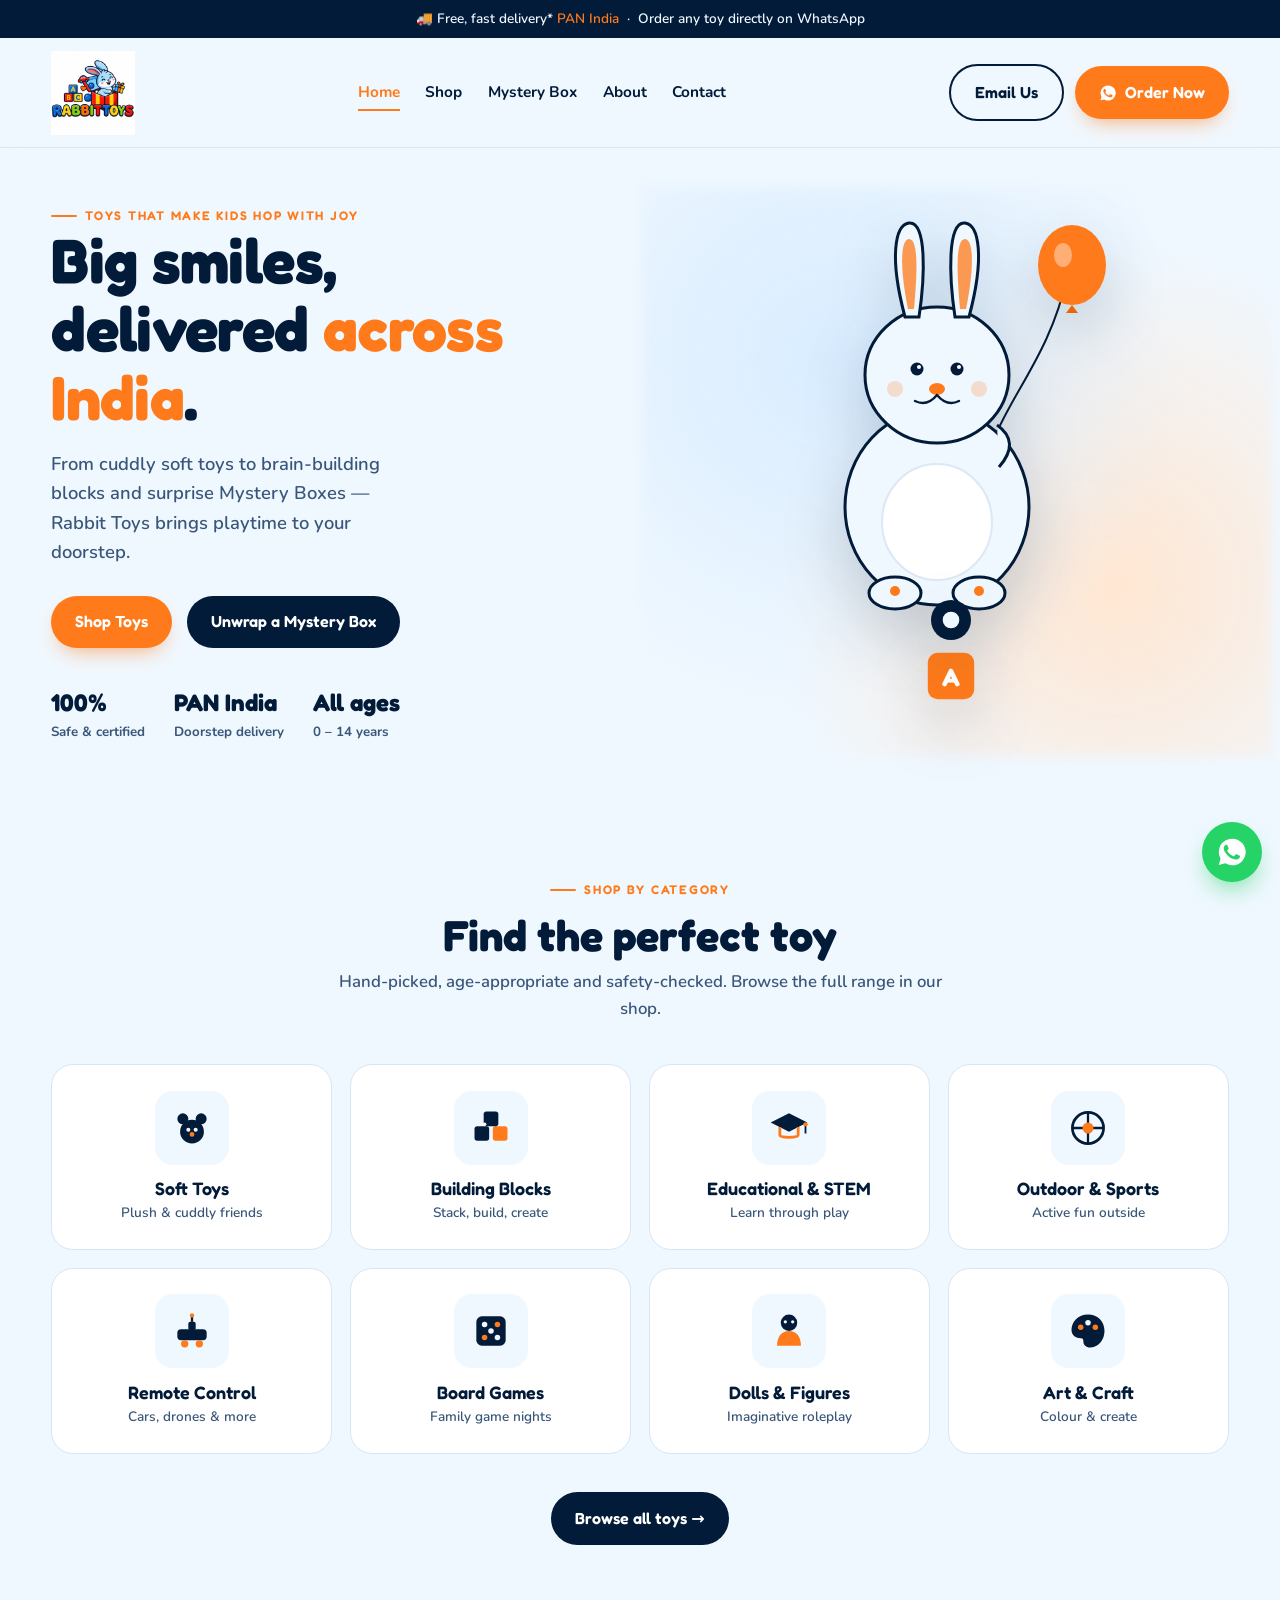
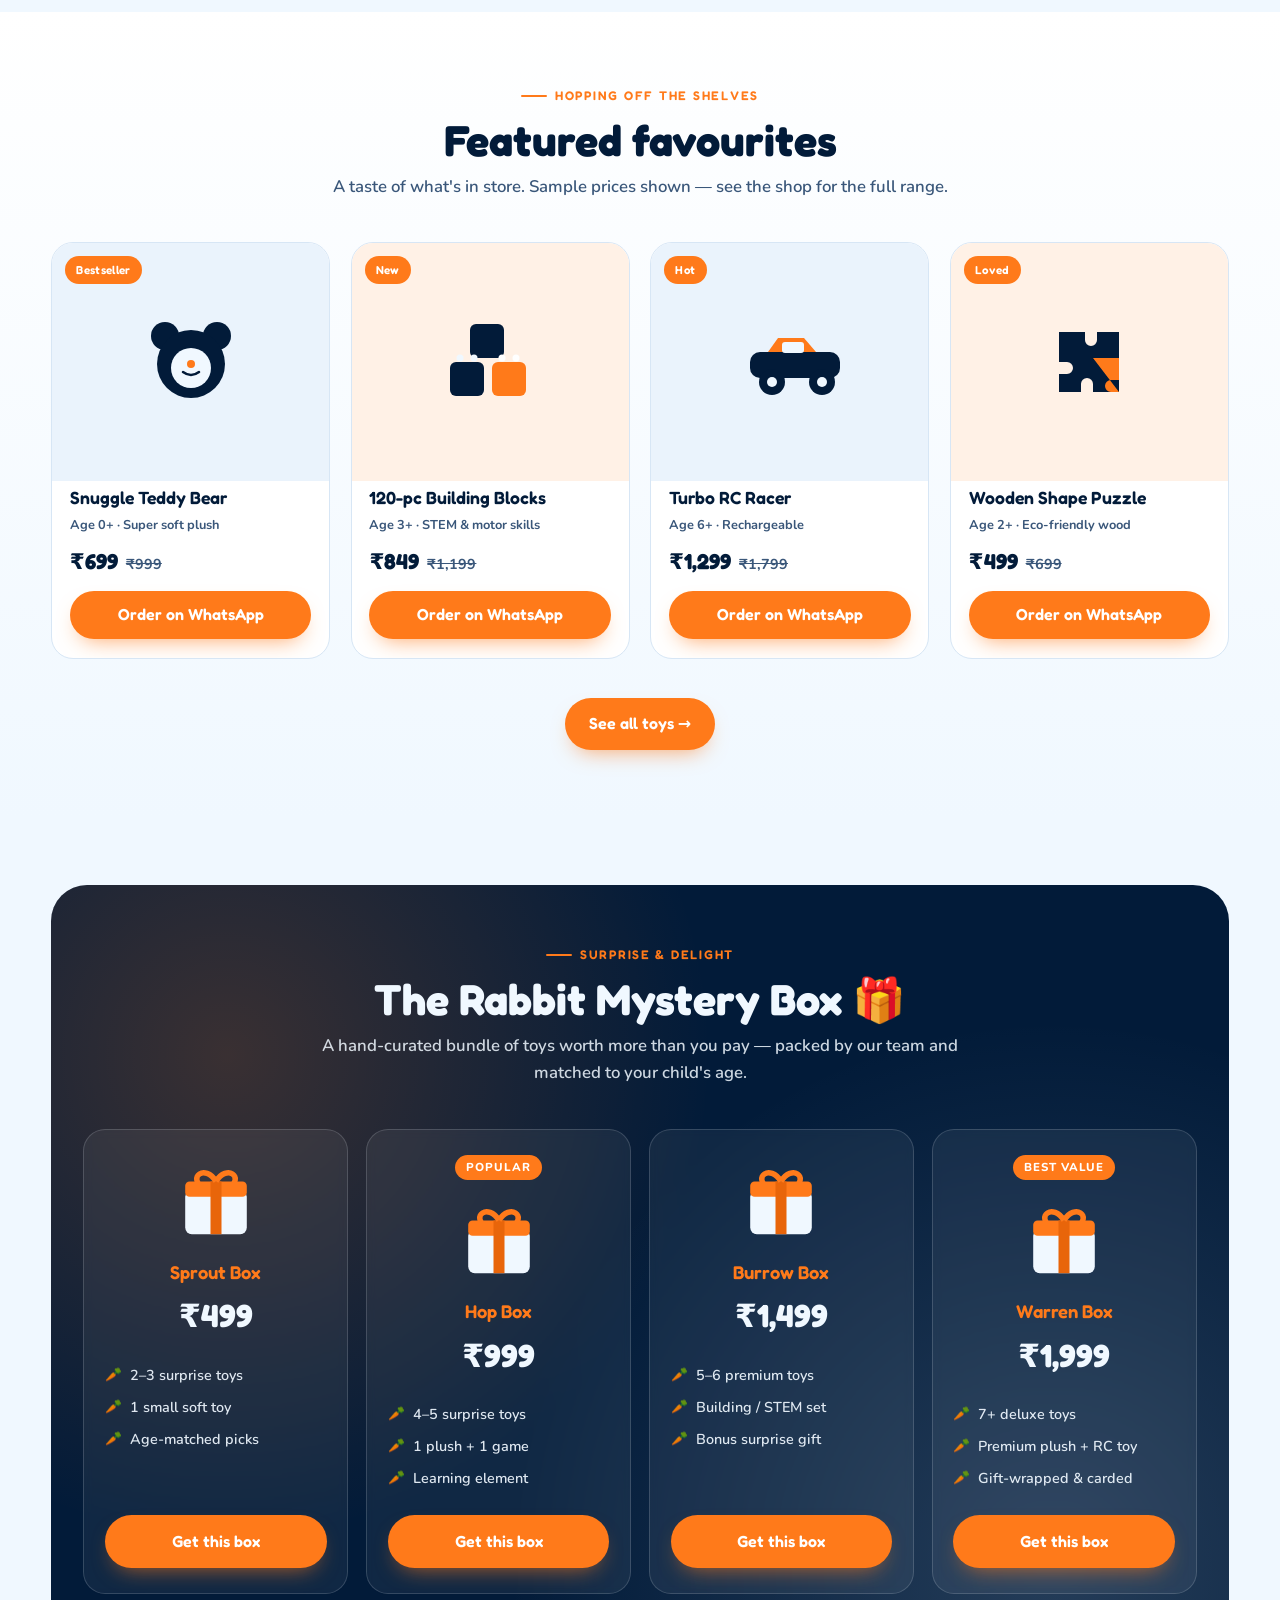
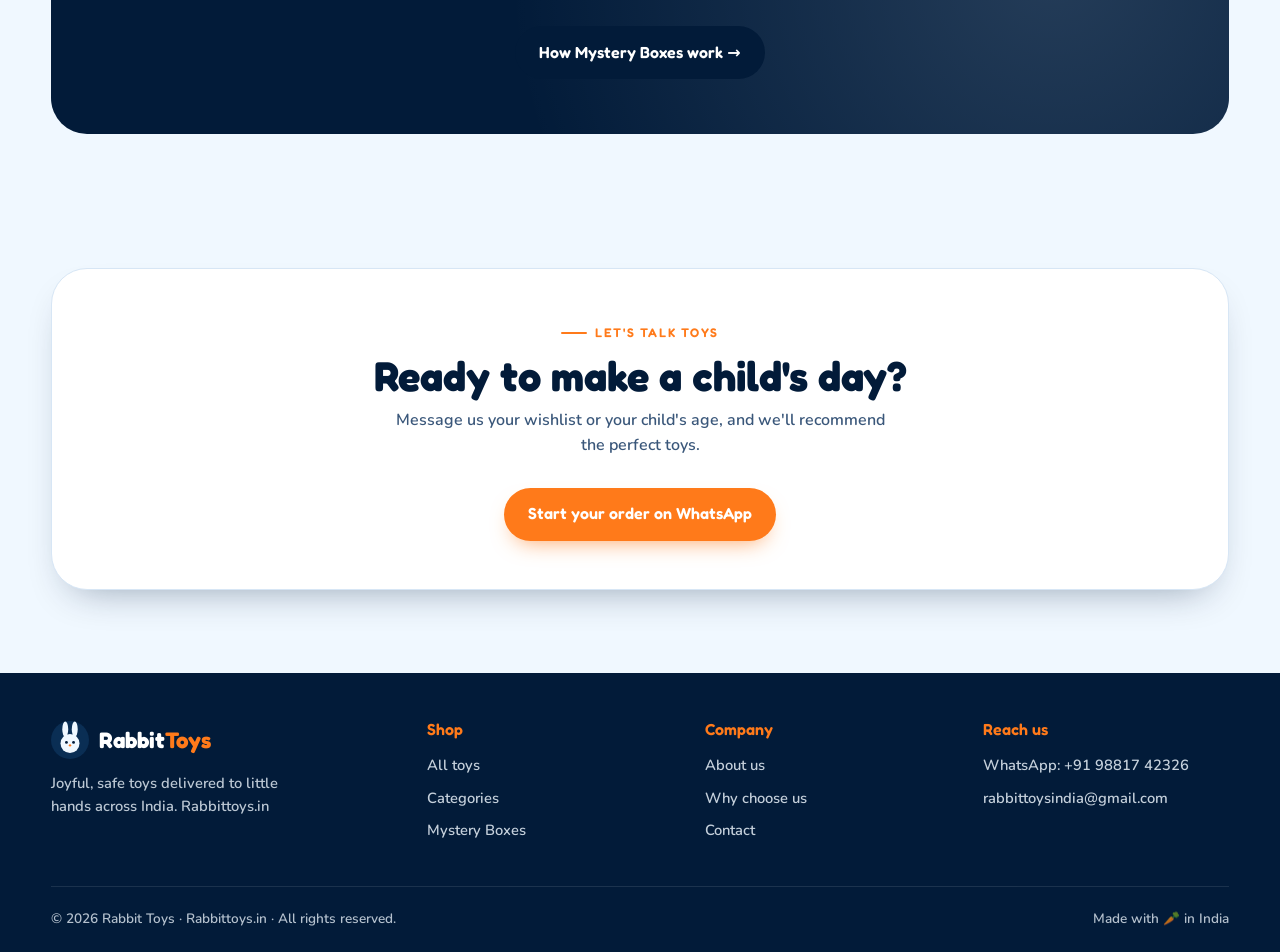
<file: index.html>
<!DOCTYPE html>
<html lang="en">
<head>
<meta charset="UTF-8" /><meta name="viewport" content="width=device-width, initial-scale=1.0" />
<title>Rabbit Toys — Joyful Toys Delivered Across India</title><meta name="description" content="Rabbit Toys (Rabbittoys.in) — soft toys, building blocks, educational toys, outdoor play and surprise Mystery Boxes delivered PAN India. Order on WhatsApp." />
<link rel="preconnect" href="https://fonts.googleapis.com" /><link rel="preconnect" href="https://fonts.gstatic.com" crossorigin />
<link href="https://fonts.googleapis.com/css2?family=Fredoka:wght@400;500;600;700&family=Nunito:wght@400;500;600;700;800&display=swap" rel="stylesheet" />
<link rel="stylesheet" href="styles.css" />
</head>
<body>
<div class="topbar">🚚 Free, fast delivery* <span>PAN India</span> &nbsp;·&nbsp; Order any toy directly on WhatsApp</div>
<header>
  <div class="wrap nav">
   <a class="brand" href="index.html" aria-label="Rabbit Toys home"><img src="logo.png" alt="Rabbit Toys" class="logo-img" /></a>
    <nav class="links" id="links"><a href="index.html" class='active'>Home</a><a href="shop.html">Shop</a><a href="mystery-box.html">Mystery Box</a><a href="about.html">About</a><a href="contact.html">Contact</a></nav>
    <div class="nav-cta">
      <a class="btn btn-ghost" href="mailto:rabbittoysindia@gmail.com">Email Us</a>
      <a class="btn btn-carrot" href="https://wa.me/919881742326?text=Hi%20Rabbit%20Toys!%20I'd%20like%20to%20place%20an%20order." target="_blank" rel="noopener"><svg width="18" height="18" viewBox="0 0 24 24" fill="#fff"><path d="M12 2a10 10 0 0 0-8.6 15l-1.3 4.8 4.9-1.3A10 10 0 1 0 12 2Zm5.7 14.2c-.2.7-1.4 1.3-2 1.4-.5.1-1.2.1-1.9-.1-.4-.1-1-.3-1.7-.6-3-1.3-5-4.4-5.1-4.6-.2-.2-1.2-1.6-1.2-3s.7-2.1 1-2.4c.2-.3.5-.3.7-.3h.5c.2 0 .4 0 .6.5.2.5.8 1.9.8 2 .1.1.1.3 0 .5l-.3.5c-.2.2-.3.4-.5.5-.2.2-.3.3-.1.6.2.3.9 1.4 1.9 2.3 1.3 1.1 2.3 1.5 2.6 1.6.3.1.5.1.7-.1.2-.2.8-.9 1-1.2.2-.3.4-.2.7-.1.3.1 1.8.8 2 1 .3.1.5.2.5.3.1.2.1.7-.1 1.3Z"/></svg> Order Now</a>
    </div>
    <button class="hamburger" id="burger" aria-label="Menu"><span></span><span></span><span></span></button>
  </div>
</header>

<section class="hero" id="top"><div class="wrap hero-grid">
  <div class="reveal">
    <span class="eyebrow">Toys that make kids hop with joy</span>
    <h1>Big smiles,<br>delivered <span class="pop">across India</span>.</h1>
    <p class="lead">From cuddly soft toys to brain-building blocks and surprise Mystery Boxes — Rabbit Toys brings playtime to your doorstep.</p>
    <div class="hero-cta"><a class="btn btn-carrot" href="shop.html">Shop Toys</a><a class="btn btn-navy" href="mystery-box.html">Unwrap a Mystery Box</a></div>
    <div class="trust"><div><b>100%</b><small>Safe &amp; certified</small></div><div><b>PAN India</b><small>Doorstep delivery</small></div><div><b>All ages</b><small>0 – 14 years</small></div></div>
  </div>
  <div class="hero-art reveal"><div class="blob"></div>
    <svg width="380" height="400" viewBox="0 0 380 400" aria-hidden="true">
      <path d="M300 60 C285 130 250 170 230 215" stroke="#021B39" stroke-width="2" fill="none"/>
      <ellipse cx="305" cy="48" rx="34" ry="40" fill="#FF7A1A"/><ellipse cx="296" cy="38" rx="9" ry="12" fill="#fff" opacity=".4"/><path d="M305 88 l-6 8 h12 z" fill="#E8650A"/>
      <ellipse cx="170" cy="290" rx="92" ry="98" fill="#F0F8FF" stroke="#021B39" stroke-width="3"/><ellipse cx="170" cy="305" rx="55" ry="58" fill="#fff" stroke="#dCE8f6" stroke-width="2"/>
      <ellipse cx="128" cy="376" rx="26" ry="16" fill="#F0F8FF" stroke="#021B39" stroke-width="3"/><ellipse cx="212" cy="376" rx="26" ry="16" fill="#F0F8FF" stroke="#021B39" stroke-width="3"/>
      <circle cx="128" cy="374" r="5" fill="#FF7A1A"/><circle cx="212" cy="374" r="5" fill="#FF7A1A"/>
      <path d="M232 250 q22 -25 -2 -42" stroke="#021B39" stroke-width="3" fill="#F0F8FF"/>
      <ellipse cx="170" cy="158" rx="72" ry="68" fill="#F0F8FF" stroke="#021B39" stroke-width="3"/>
      <path d="M138 100 C122 40 128 8 142 6 C160 4 158 60 152 100 Z" fill="#F0F8FF" stroke="#021B39" stroke-width="3"/><path d="M202 100 C218 40 212 8 198 6 C180 4 182 60 188 100 Z" fill="#F0F8FF" stroke="#021B39" stroke-width="3"/>
      <path d="M141 92 C132 48 134 22 142 22 C152 22 150 58 147 92 Z" fill="#FF7A1A" opacity=".75"/><path d="M199 92 C208 48 206 22 198 22 C188 22 190 58 193 92 Z" fill="#FF7A1A" opacity=".75"/>
      <circle cx="150" cy="152" r="6.5" fill="#021B39"/><circle cx="190" cy="152" r="6.5" fill="#021B39"/><circle cx="152" cy="150" r="2" fill="#fff"/><circle cx="192" cy="150" r="2" fill="#fff"/>
      <ellipse cx="170" cy="172" rx="8" ry="6" fill="#FF7A1A"/><path d="M170 178 q-10 12 -22 6 M170 178 q10 12 22 6" stroke="#021B39" stroke-width="2.4" fill="none" stroke-linecap="round"/>
      <circle cx="128" cy="172" r="8" fill="#FF7A1A" opacity=".22"/><circle cx="212" cy="172" r="8" fill="#FF7A1A" opacity=".22"/></svg>
    <svg class="floaty" style="--r:-12deg;left:-6px;top:30px" width="58" height="58" viewBox="0 0 60 60"><rect x="6" y="6" width="48" height="48" rx="10" fill="#FF7A1A"/><text x="30" y="40" font-size="26" text-anchor="middle" fill="#fff" font-family="Fredoka,sans-serif" font-weight="700">A</text></svg>
    <svg class="floaty" style="--r:14deg;right:6px;bottom:80px;animation-delay:1.2s" width="50" height="50" viewBox="0 0 60 60"><circle cx="30" cy="30" r="24" fill="#021B39"/><circle cx="30" cy="30" r="10" fill="#F0F8FF"/></svg>
  </div></div></section>

<section id="categories"><div class="wrap">
  <div class="sec-head reveal"><span class="eyebrow">Shop by category</span><h2>Find the perfect toy</h2><p>Hand-picked, age-appropriate and safety-checked. Browse the full range in our shop.</p></div>
  <div class="cats"><a class="cat reveal" href="https://wa.me/919881742326?text=Hi!%20I'm%20interested%20in%20Soft%20Toys." target="_blank" rel="noopener">
      <div class="ic"><svg width="44" height="44" viewBox="0 0 48 48"><circle cx="24" cy="28" r="13" fill="#021B39"/><circle cx="14" cy="14" r="6" fill="#021B39"/><circle cx="34" cy="14" r="6" fill="#021B39"/><circle cx="20" cy="26" r="2.2" fill="#F0F8FF"/><circle cx="28" cy="26" r="2.2" fill="#F0F8FF"/><circle cx="24" cy="31" r="2.6" fill="#FF7A1A"/></svg></div>
      <h3>Soft Toys</h3><p>Plush &amp; cuddly friends</p></a><a class="cat reveal" href="https://wa.me/919881742326?text=Hi!%20I'm%20interested%20in%20Building%20Blocks." target="_blank" rel="noopener">
      <div class="ic"><svg width="44" height="44" viewBox="0 0 48 48"><rect x="6" y="22" width="16" height="16" rx="3" fill="#021B39"/><rect x="26" y="22" width="16" height="16" rx="3" fill="#FF7A1A"/><rect x="16" y="6" width="16" height="16" rx="3" fill="#021B39"/><circle cx="11" cy="20" r="2" fill="#F0F8FF"/><circle cx="17" cy="20" r="2" fill="#F0F8FF"/></svg></div>
      <h3>Building Blocks</h3><p>Stack, build, create</p></a><a class="cat reveal" href="https://wa.me/919881742326?text=Hi!%20I'm%20interested%20in%20Educational%20and%20STEM." target="_blank" rel="noopener">
      <div class="ic"><svg width="44" height="44" viewBox="0 0 48 48"><path d="M24 8 4 18l20 10 20-10z" fill="#021B39"/><path d="M14 23v9c0 3 20 3 20 0v-9" fill="none" stroke="#FF7A1A" stroke-width="3"/><circle cx="42" cy="20" r="2.4" fill="#FF7A1A"/><path d="M42 22v8" stroke="#021B39" stroke-width="2"/></svg></div>
      <h3>Educational &amp; STEM</h3><p>Learn through play</p></a><a class="cat reveal" href="https://wa.me/919881742326?text=Hi!%20I'm%20interested%20in%20Outdoor%20and%20Sports." target="_blank" rel="noopener">
      <div class="ic"><svg width="44" height="44" viewBox="0 0 48 48"><circle cx="24" cy="24" r="17" fill="#F0F8FF" stroke="#021B39" stroke-width="3"/><path d="M24 7v34M7 24h34" stroke="#021B39" stroke-width="2.5"/><circle cx="24" cy="24" r="6" fill="#FF7A1A"/></svg></div>
      <h3>Outdoor &amp; Sports</h3><p>Active fun outside</p></a><a class="cat reveal" href="https://wa.me/919881742326?text=Hi!%20I'm%20interested%20in%20Remote%20Control." target="_blank" rel="noopener">
      <div class="ic"><svg width="44" height="44" viewBox="0 0 48 48"><rect x="8" y="22" width="32" height="12" rx="4" fill="#021B39"/><circle cx="16" cy="38" r="4" fill="#FF7A1A"/><circle cx="32" cy="38" r="4" fill="#FF7A1A"/><rect x="20" y="14" width="8" height="9" rx="2" fill="#021B39"/><path d="M24 14V8" stroke="#021B39" stroke-width="2.5"/><circle cx="24" cy="7" r="2.4" fill="#FF7A1A"/></svg></div>
      <h3>Remote Control</h3><p>Cars, drones &amp; more</p></a><a class="cat reveal" href="https://wa.me/919881742326?text=Hi!%20I'm%20interested%20in%20Board%20Games." target="_blank" rel="noopener">
      <div class="ic"><svg width="44" height="44" viewBox="0 0 48 48"><rect x="8" y="8" width="32" height="32" rx="6" fill="#021B39"/><circle cx="17" cy="17" r="3" fill="#F0F8FF"/><circle cx="31" cy="17" r="3" fill="#FF7A1A"/><circle cx="17" cy="31" r="3" fill="#FF7A1A"/><circle cx="31" cy="31" r="3" fill="#F0F8FF"/><circle cx="24" cy="24" r="3" fill="#F0F8FF"/></svg></div>
      <h3>Board Games</h3><p>Family game nights</p></a><a class="cat reveal" href="https://wa.me/919881742326?text=Hi!%20I'm%20interested%20in%20Dolls%20and%20Figures." target="_blank" rel="noopener">
      <div class="ic"><svg width="44" height="44" viewBox="0 0 48 48"><circle cx="24" cy="15" r="9" fill="#021B39"/><path d="M24 24c-9 0-13 7-13 16h26c0-9-4-16-13-16z" fill="#FF7A1A"/><circle cx="20" cy="14" r="1.8" fill="#F0F8FF"/><circle cx="28" cy="14" r="1.8" fill="#F0F8FF"/></svg></div>
      <h3>Dolls &amp; Figures</h3><p>Imaginative roleplay</p></a><a class="cat reveal" href="https://wa.me/919881742326?text=Hi!%20I'm%20interested%20in%20Art%20and%20Craft." target="_blank" rel="noopener">
      <div class="ic"><svg width="44" height="44" viewBox="0 0 48 48"><path d="M24 6C13 6 6 14 6 23c0 6 5 9 10 9 3 0 3 2 3 4 0 3 3 6 7 6 9 0 16-8 16-18S35 6 24 6z" fill="#021B39"/><circle cx="16" cy="20" r="3" fill="#FF7A1A"/><circle cx="24" cy="15" r="3" fill="#F0F8FF"/><circle cx="32" cy="20" r="3" fill="#FF7A1A"/></svg></div>
      <h3>Art &amp; Craft</h3><p>Colour &amp; create</p></a></div>
  <div style="text-align:center;margin-top:2.4rem" class="reveal"><a class="btn btn-navy" href="shop.html">Browse all toys →</a></div>
</div></section>

<section id="featured" style="background:linear-gradient(180deg,#fff,var(--alice))"><div class="wrap">
  <div class="sec-head reveal"><span class="eyebrow">Hopping off the shelves</span><h2>Featured favourites</h2><p>A taste of what's in store. Sample prices shown — see the shop for the full range.</p></div>
  <div class="products"><div class="product reveal">
      <div class="pic" style="background:#eaf3fc"><span class="tag">Bestseller</span>
        <svg width="130" height="120" viewBox="0 0 120 120"><circle cx="34" cy="34" r="14" fill="#021B39"/><circle cx="86" cy="34" r="14" fill="#021B39"/><circle cx="60" cy="62" r="34" fill="#021B39"/><circle cx="60" cy="66" r="20" fill="#F0F8FF"/><circle cx="50" cy="56" r="3.4" fill="#F0F8FF"/><circle cx="70" cy="56" r="3.4" fill="#F0F8FF"/><circle cx="60" cy="62" r="4" fill="#FF7A1A"/><path d="M52 70q8 6 16 0" stroke="#021B39" stroke-width="2.5" fill="none" stroke-linecap="round"/></svg></div>
      <div class="body"><h3>Snuggle Teddy Bear</h3><span class="age">Age 0+ · Super soft plush</span>
        <div class="price"><b>₹699</b><s>₹999</s></div>
        <a class="btn btn-carrot" href="https://wa.me/919881742326?text=Hi!%20I'd%20like%20to%20order%20the%20Snuggle%20Teddy%20Bear%20(%E2%82%B9699)." target="_blank" rel="noopener">Order on WhatsApp</a>
      </div></div><div class="product reveal">
      <div class="pic" style="background:#fff1e6"><span class="tag">New</span>
        <svg width="130" height="120" viewBox="0 0 120 120"><rect x="20" y="60" width="34" height="34" rx="6" fill="#021B39"/><rect x="62" y="60" width="34" height="34" rx="6" fill="#FF7A1A"/><rect x="40" y="22" width="34" height="34" rx="6" fill="#021B39"/><circle cx="30" cy="56" r="3.5" fill="#F0F8FF"/><circle cx="44" cy="56" r="3.5" fill="#F0F8FF"/><circle cx="72" cy="56" r="3.5" fill="#fff"/><circle cx="86" cy="56" r="3.5" fill="#fff"/></svg></div>
      <div class="body"><h3>120-pc Building Blocks</h3><span class="age">Age 3+ · STEM &amp; motor skills</span>
        <div class="price"><b>₹849</b><s>₹1,199</s></div>
        <a class="btn btn-carrot" href="https://wa.me/919881742326?text=Hi!%20I'd%20like%20to%20order%20the%20120-pc%20Building%20Blocks%20(%E2%82%B9849)." target="_blank" rel="noopener">Order on WhatsApp</a>
      </div></div><div class="product reveal">
      <div class="pic" style="background:#eaf3fc"><span class="tag">Hot</span>
        <svg width="130" height="120" viewBox="0 0 120 120"><rect x="20" y="50" width="90" height="26" rx="10" fill="#021B39"/><path d="M38 50 l10-14h26l12 14z" fill="#FF7A1A"/><circle cx="42" cy="80" r="13" fill="#021B39"/><circle cx="42" cy="80" r="5" fill="#F0F8FF"/><circle cx="92" cy="80" r="13" fill="#021B39"/><circle cx="92" cy="80" r="5" fill="#F0F8FF"/><rect x="52" y="40" width="22" height="11" rx="3" fill="#F0F8FF"/></svg></div>
      <div class="body"><h3>Turbo RC Racer</h3><span class="age">Age 6+ · Rechargeable</span>
        <div class="price"><b>₹1,299</b><s>₹1,799</s></div>
        <a class="btn btn-carrot" href="https://wa.me/919881742326?text=Hi!%20I'd%20like%20to%20order%20the%20Turbo%20RC%20Racer%20(%E2%82%B91299)." target="_blank" rel="noopener">Order on WhatsApp</a>
      </div></div><div class="product reveal">
      <div class="pic" style="background:#fff1e6"><span class="tag">Loved</span>
        <svg width="130" height="120" viewBox="0 0 120 120"><path d="M30 30h26v8a6 6 0 0 0 12 0v-8h22v26h-8a6 6 0 0 0 0 12h8v22H64v-8a6 6 0 0 0-12 0v8H30V72h8a6 6 0 0 0 0-12h-8z" fill="#021B39"/><path d="M64 56h26v22h-8a6 6 0 0 0 0 12h8" fill="#FF7A1A"/></svg></div>
      <div class="body"><h3>Wooden Shape Puzzle</h3><span class="age">Age 2+ · Eco-friendly wood</span>
        <div class="price"><b>₹499</b><s>₹699</s></div>
        <a class="btn btn-carrot" href="https://wa.me/919881742326?text=Hi!%20I'd%20like%20to%20order%20the%20Wooden%20Shape%20Puzzle%20(%E2%82%B9499)." target="_blank" rel="noopener">Order on WhatsApp</a>
      </div></div></div>
  <div style="text-align:center;margin-top:2.4rem" class="reveal"><a class="btn btn-carrot" href="shop.html">See all toys →</a></div>
</div></section>

<section id="mystery"><div class="wrap"><div class="mystery">
  <div class="sec-head reveal"><span class="eyebrow" style="color:var(--carrot)">Surprise &amp; delight</span><h2>The Rabbit Mystery Box 🎁</h2><p>A hand-curated bundle of toys worth more than you pay — packed by our team and matched to your child's age.</p></div>
  <div class="boxes"><div class="box reveal"><svg class="gift" viewBox="0 0 80 80"><rect x="12" y="32" width="56" height="40" rx="6" fill="#F0F8FF"/><rect x="12" y="24" width="56" height="14" rx="4" fill="#FF7A1A"/><rect x="35" y="24" width="10" height="48" fill="#E8650A"/><path d="M40 24c-10-16-26-4-12 6M40 24c10-16 26-4 12 6" stroke="#FF7A1A" stroke-width="5" fill="none"/></svg>
      <div class="tier">Sprout Box</div><div class="amt">₹499</div>
      <ul><li>2–3 surprise toys</li><li>1 small soft toy</li><li>Age-matched picks</li></ul>
      <a class="btn btn-carrot" href="https://wa.me/919881742326?text=Hi!%20I%20want%20the%20Sprout%20Box%20(%E2%82%B9499).%20Child's%20age%3A%20___" target="_blank" rel="noopener">Get this box</a></div><div class="box reveal"><span class="ribbon">Popular</span><svg class="gift" viewBox="0 0 80 80"><rect x="12" y="32" width="56" height="40" rx="6" fill="#F0F8FF"/><rect x="12" y="24" width="56" height="14" rx="4" fill="#FF7A1A"/><rect x="35" y="24" width="10" height="48" fill="#E8650A"/><path d="M40 24c-10-16-26-4-12 6M40 24c10-16 26-4 12 6" stroke="#FF7A1A" stroke-width="5" fill="none"/></svg>
      <div class="tier">Hop Box</div><div class="amt">₹999</div>
      <ul><li>4–5 surprise toys</li><li>1 plush + 1 game</li><li>Learning element</li></ul>
      <a class="btn btn-carrot" href="https://wa.me/919881742326?text=Hi!%20I%20want%20the%20Hop%20Box%20(%E2%82%B9999).%20Child's%20age%3A%20___" target="_blank" rel="noopener">Get this box</a></div><div class="box reveal"><svg class="gift" viewBox="0 0 80 80"><rect x="12" y="32" width="56" height="40" rx="6" fill="#F0F8FF"/><rect x="12" y="24" width="56" height="14" rx="4" fill="#FF7A1A"/><rect x="35" y="24" width="10" height="48" fill="#E8650A"/><path d="M40 24c-10-16-26-4-12 6M40 24c10-16 26-4 12 6" stroke="#FF7A1A" stroke-width="5" fill="none"/></svg>
      <div class="tier">Burrow Box</div><div class="amt">₹1,499</div>
      <ul><li>5–6 premium toys</li><li>Building / STEM set</li><li>Bonus surprise gift</li></ul>
      <a class="btn btn-carrot" href="https://wa.me/919881742326?text=Hi!%20I%20want%20the%20Burrow%20Box%20(%E2%82%B91499).%20Child's%20age%3A%20___" target="_blank" rel="noopener">Get this box</a></div><div class="box reveal"><span class="ribbon">Best value</span><svg class="gift" viewBox="0 0 80 80"><rect x="12" y="32" width="56" height="40" rx="6" fill="#F0F8FF"/><rect x="12" y="24" width="56" height="14" rx="4" fill="#FF7A1A"/><rect x="35" y="24" width="10" height="48" fill="#E8650A"/><path d="M40 24c-10-16-26-4-12 6M40 24c10-16 26-4 12 6" stroke="#FF7A1A" stroke-width="5" fill="none"/></svg>
      <div class="tier">Warren Box</div><div class="amt">₹1,999</div>
      <ul><li>7+ deluxe toys</li><li>Premium plush + RC toy</li><li>Gift-wrapped &amp; carded</li></ul>
      <a class="btn btn-carrot" href="https://wa.me/919881742326?text=Hi!%20I%20want%20the%20Warren%20Box%20(%E2%82%B91999).%20Child's%20age%3A%20___" target="_blank" rel="noopener">Get this box</a></div></div>
  <div style="text-align:center;margin-top:2rem" class="reveal"><a class="btn btn-navy" href="mystery-box.html">How Mystery Boxes work →</a></div>
</div></div></section>

<section id="contact-cta"><div class="wrap"><div class="contact reveal">
  <span class="eyebrow" style="justify-content:center">Let's talk toys</span><h2>Ready to make a child's day?</h2>
  <p>Message us your wishlist or your child's age, and we'll recommend the perfect toys.</p>
  <a class="btn btn-carrot" href="https://wa.me/919881742326?text=Hi%20Rabbit%20Toys!%20I'd%20like%20to%20place%20an%20order." target="_blank" rel="noopener">Start your order on WhatsApp</a>
</div></div></section>
<footer>
  <div class="wrap">
    <div class="foot-grid">
      <div>
        <div class="brand"><svg width="38" height="38" viewBox="0 0 64 64"><circle cx="32" cy="32" r="32" fill="#0A2E54"/><ellipse cx="24" cy="14" rx="5" ry="13" fill="#F0F8FF"/><ellipse cx="40" cy="14" rx="5" ry="13" fill="#F0F8FF"/><circle cx="32" cy="38" r="16" fill="#F0F8FF"/><circle cx="26" cy="36" r="2.4" fill="#021B39"/><circle cx="38" cy="36" r="2.4" fill="#021B39"/><circle cx="32" cy="41" r="2" fill="#FF7A1A"/></svg><span class="brand-name">Rabbit<b>Toys</b></span></div>
        <p>Joyful, safe toys delivered to little hands across India. Rabbittoys.in</p>
      </div>
      <div><h4>Shop</h4><ul><li><a href="shop.html">All toys</a></li><li><a href="shop.html#cats">Categories</a></li><li><a href="mystery-box.html">Mystery Boxes</a></li></ul></div>
      <div><h4>Company</h4><ul><li><a href="about.html">About us</a></li><li><a href="about.html#why">Why choose us</a></li><li><a href="contact.html">Contact</a></li></ul></div>
      <div><h4>Reach us</h4><ul><li><a href="https://wa.me/919881742326" target="_blank" rel="noopener">WhatsApp: +91 98817 42326</a></li><li><a href="mailto:rabbittoysindia@gmail.com">rabbittoysindia@gmail.com</a></li></ul></div>
    </div>
    <div class="foot-bottom"><span>© <span id="yr"></span> Rabbit Toys · Rabbittoys.in · All rights reserved.</span><span>Made with 🥕 in India</span></div>
  </div>
</footer>
<a class="wa-float" href="https://wa.me/919881742326?text=Hi%20Rabbit%20Toys!" target="_blank" rel="noopener" aria-label="Chat on WhatsApp"><svg width="32" height="32" viewBox="0 0 24 24" fill="#fff"><path d="M12 2a10 10 0 0 0-8.6 15l-1.3 4.8 4.9-1.3A10 10 0 1 0 12 2Zm5.7 14.2c-.2.7-1.4 1.3-2 1.4-.5.1-1.2.1-1.9-.1-.4-.1-1-.3-1.7-.6-3-1.3-5-4.4-5.1-4.6-.2-.2-1.2-1.6-1.2-3s.7-2.1 1-2.4c.2-.3.5-.3.7-.3h.5c.2 0 .4 0 .6.5.2.5.8 1.9.8 2 .1.1.1.3 0 .5l-.3.5c-.2.2-.3.4-.5.5-.2.2-.3.3-.1.6.2.3.9 1.4 1.9 2.3 1.3 1.1 2.3 1.5 2.6 1.6.3.1.5.1.7-.1.2-.2.8-.9 1-1.2.2-.3.4-.2.7-.1.3.1 1.8.8 2 1 .3.1.5.2.5.3.1.2.1.7-.1 1.3Z"/></svg></a>
<script>
  const burger=document.getElementById('burger'),links=document.getElementById('links');
  burger.addEventListener('click',()=>links.classList.toggle('open'));
  links.querySelectorAll('a').forEach(a=>a.addEventListener('click',()=>links.classList.remove('open')));
  document.getElementById('yr').textContent=new Date().getFullYear();
  const io=new IntersectionObserver((es)=>{es.forEach(e=>{if(e.isIntersecting){e.target.classList.add('in');io.unobserve(e.target)}})},{threshold:.12});
  document.querySelectorAll('.reveal').forEach(el=>io.observe(el));
</script>
</body>
</html>
</file>
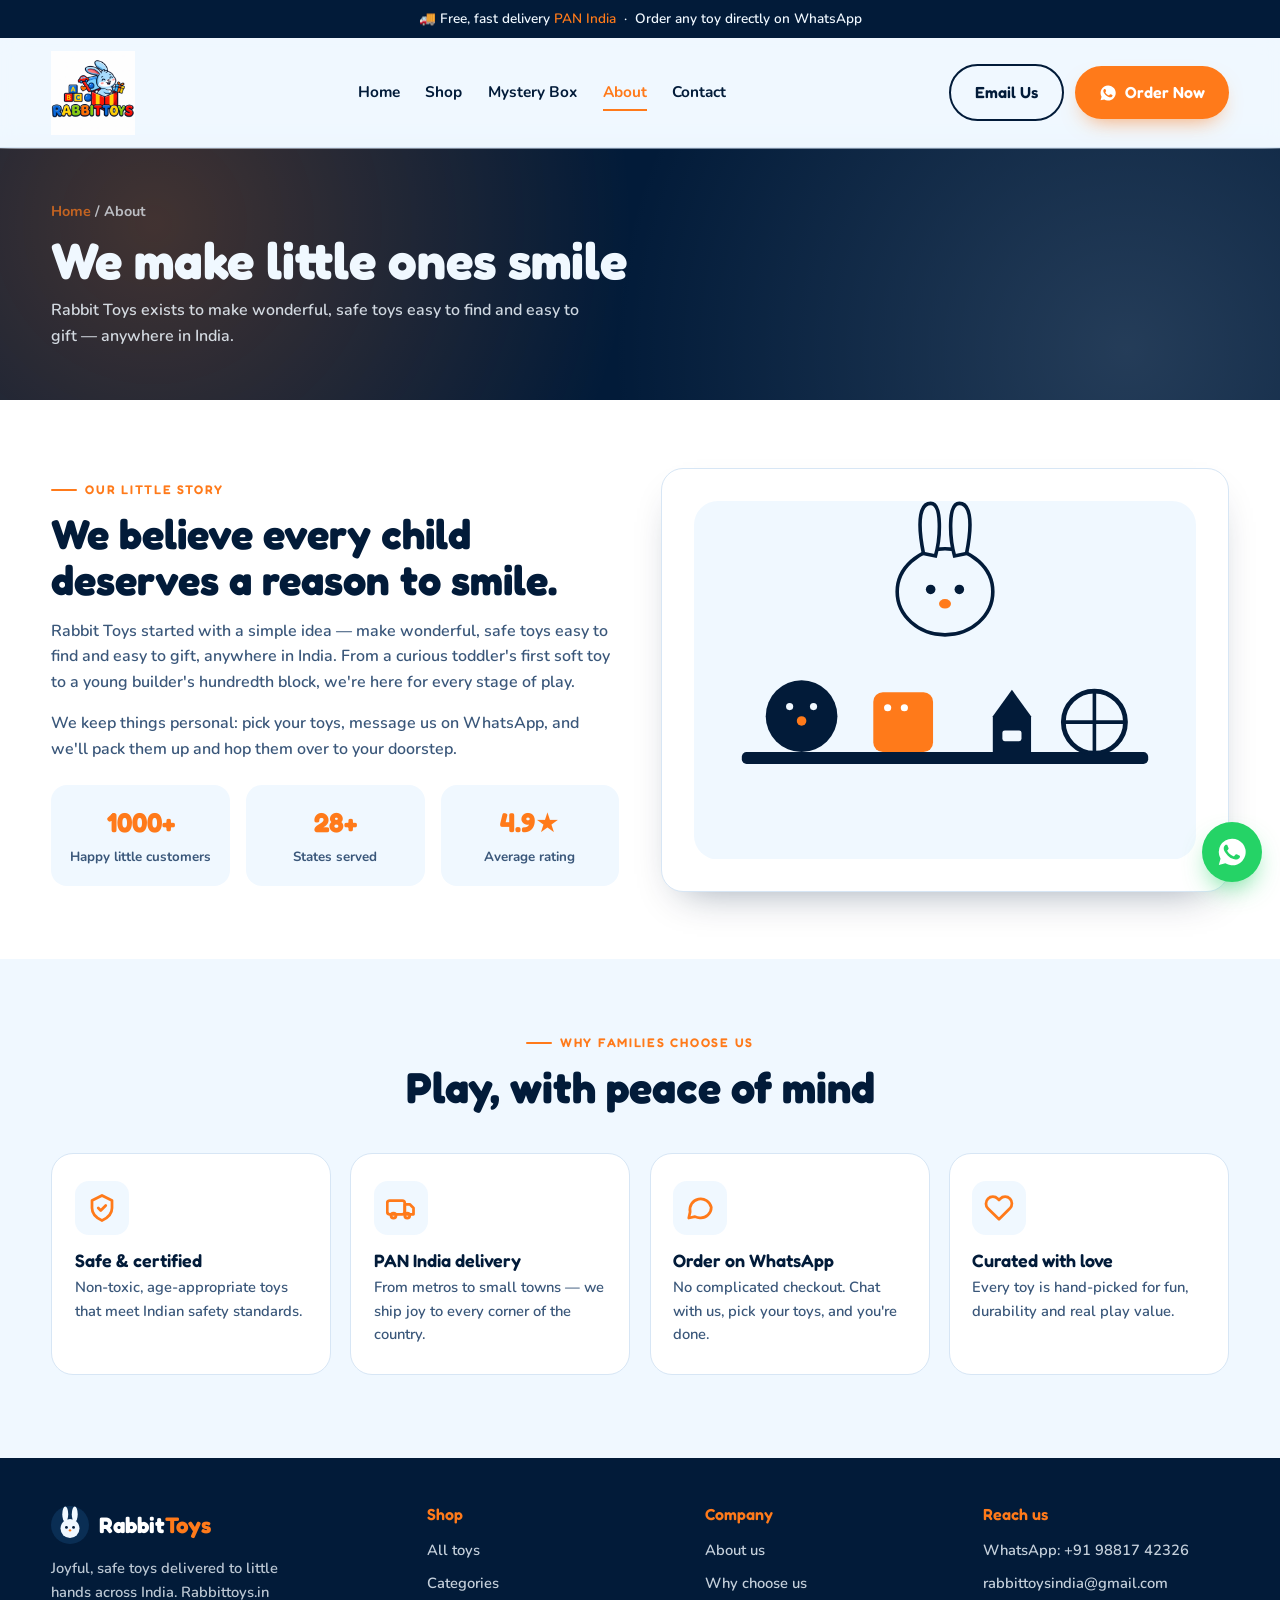
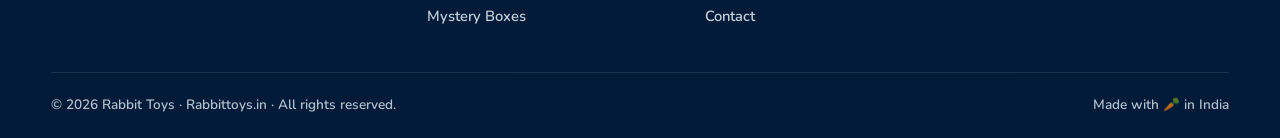
<file: about.html>
<!DOCTYPE html>
<html lang="en">
<head>
<meta charset="UTF-8" /><meta name="viewport" content="width=device-width, initial-scale=1.0" />
<title>About — Rabbit Toys</title><meta name="description" content="About Rabbit Toys (Rabbittoys.in): safe, curated toys delivered PAN India with easy WhatsApp ordering." />
<link rel="preconnect" href="https://fonts.googleapis.com" /><link rel="preconnect" href="https://fonts.gstatic.com" crossorigin />
<link href="https://fonts.googleapis.com/css2?family=Fredoka:wght@400;500;600;700&family=Nunito:wght@400;500;600;700;800&display=swap" rel="stylesheet" />
<link rel="stylesheet" href="styles.css" />
</head>
<body>
<div class="topbar">🚚 Free, fast delivery <span>PAN India</span> &nbsp;·&nbsp; Order any toy directly on WhatsApp</div>
<header>
  <div class="wrap nav">
   <a class="brand" href="index.html" aria-label="Rabbit Toys home"><img src="logo.png" alt="Rabbit Toys" class="logo-img" /></a>
    <nav class="links" id="links"><a href="index.html">Home</a><a href="shop.html">Shop</a><a href="mystery-box.html">Mystery Box</a><a href="about.html" class='active'>About</a><a href="contact.html">Contact</a></nav>
    <div class="nav-cta">
      <a class="btn btn-ghost" href="mailto:rabbittoysindia@gmail.com">Email Us</a>
      <a class="btn btn-carrot" href="https://wa.me/919881742326?text=Hi%20Rabbit%20Toys!%20I'd%20like%20to%20place%20an%20order." target="_blank" rel="noopener"><svg width="18" height="18" viewBox="0 0 24 24" fill="#fff"><path d="M12 2a10 10 0 0 0-8.6 15l-1.3 4.8 4.9-1.3A10 10 0 1 0 12 2Zm5.7 14.2c-.2.7-1.4 1.3-2 1.4-.5.1-1.2.1-1.9-.1-.4-.1-1-.3-1.7-.6-3-1.3-5-4.4-5.1-4.6-.2-.2-1.2-1.6-1.2-3s.7-2.1 1-2.4c.2-.3.5-.3.7-.3h.5c.2 0 .4 0 .6.5.2.5.8 1.9.8 2 .1.1.1.3 0 .5l-.3.5c-.2.2-.3.4-.5.5-.2.2-.3.3-.1.6.2.3.9 1.4 1.9 2.3 1.3 1.1 2.3 1.5 2.6 1.6.3.1.5.1.7-.1.2-.2.8-.9 1-1.2.2-.3.4-.2.7-.1.3.1 1.8.8 2 1 .3.1.5.2.5.3.1.2.1.7-.1 1.3Z"/></svg> Order Now</a>
    </div>
    <button class="hamburger" id="burger" aria-label="Menu"><span></span><span></span><span></span></button>
  </div>
</header>

<section class="page-banner"><div class="wrap">
    <div class="crumb"><a href="index.html">Home</a> / About</div>
    <h1>We make little ones smile</h1><p>Rabbit Toys exists to make wonderful, safe toys easy to find and easy to gift — anywhere in India.</p></div></section>
<section id="about" style="background:#fff"><div class="wrap about-grid">
  <div class="reveal"><span class="eyebrow">Our little story</span>
    <h2>We believe every child deserves a reason to smile.</h2>
    <p>Rabbit Toys started with a simple idea — make wonderful, safe toys easy to find and easy to gift, anywhere in India. From a curious toddler's first soft toy to a young builder's hundredth block, we're here for every stage of play.</p>
    <p>We keep things personal: pick your toys, message us on WhatsApp, and we'll pack them up and hop them over to your doorstep.</p>
    <div class="stat-row"><div class="stat"><b>1000+</b><small>Happy little customers</small></div><div class="stat"><b>28+</b><small>States served</small></div><div class="stat"><b>4.9★</b><small>Average rating</small></div></div>
  </div>
  <div class="about-art reveal"><svg width="100%" viewBox="0 0 420 300" aria-hidden="true">
    <rect width="420" height="300" rx="20" fill="#F0F8FF"/><rect x="40" y="210" width="340" height="10" rx="4" fill="#021B39"/>
    <circle cx="90" cy="180" r="30" fill="#021B39"/><circle cx="80" cy="172" r="3" fill="#F0F8FF"/><circle cx="100" cy="172" r="3" fill="#F0F8FF"/><circle cx="90" cy="184" r="4" fill="#FF7A1A"/>
    <rect x="150" y="160" width="50" height="50" rx="8" fill="#FF7A1A"/><circle cx="162" cy="173" r="3" fill="#fff"/><circle cx="176" cy="173" r="3" fill="#fff"/>
    <path d="M250 210 v-30 l16-22 16 22 v30z" fill="#021B39"/><rect x="258" y="192" width="16" height="9" rx="2" fill="#F0F8FF"/>
    <circle cx="335" cy="185" r="26" fill="#F0F8FF" stroke="#021B39" stroke-width="4"/><path d="M335 159v52M309 185h52" stroke="#021B39" stroke-width="3"/>
    <ellipse cx="210" cy="76" rx="40" ry="36" fill="#F0F8FF" stroke="#021B39" stroke-width="3"/>
    <path d="M192 44 C186 14 190 2 198 2 C208 2 206 32 202 46Z" fill="#F0F8FF" stroke="#021B39" stroke-width="3"/><path d="M228 44 C234 14 230 2 222 2 C212 2 214 32 218 46Z" fill="#F0F8FF" stroke="#021B39" stroke-width="3"/>
    <circle cx="198" cy="74" r="4" fill="#021B39"/><circle cx="222" cy="74" r="4" fill="#021B39"/><ellipse cx="210" cy="86" rx="5" ry="4" fill="#FF7A1A"/></svg></div>
</div></section>
<section id="why"><div class="wrap">
  <div class="sec-head reveal"><span class="eyebrow">Why families choose us</span><h2>Play, with peace of mind</h2></div>
  <div class="why">
    <div class="feat reveal"><div class="ic"><svg width="30" height="30" viewBox="0 0 24 24" fill="none" stroke="#FF7A1A" stroke-width="2.2" stroke-linecap="round" stroke-linejoin="round"><path d="M12 2 4 6v6c0 5 3.5 8 8 10 4.5-2 8-5 8-10V6z"/><path d="m9 12 2 2 4-4"/></svg></div><h3>Safe &amp; certified</h3><p>Non-toxic, age-appropriate toys that meet Indian safety standards.</p></div>
    <div class="feat reveal"><div class="ic"><svg width="30" height="30" viewBox="0 0 24 24" fill="none" stroke="#FF7A1A" stroke-width="2.2" stroke-linecap="round" stroke-linejoin="round"><rect x="1" y="6" width="14" height="11" rx="2"/><path d="M15 9h4l3 3v5h-7z"/><circle cx="6" cy="18" r="2"/><circle cx="17" cy="18" r="2"/></svg></div><h3>PAN India delivery</h3><p>From metros to small towns — we ship joy to every corner of the country.</p></div>
    <div class="feat reveal"><div class="ic"><svg width="30" height="30" viewBox="0 0 24 24" fill="none" stroke="#FF7A1A" stroke-width="2.2" stroke-linecap="round" stroke-linejoin="round"><path d="M21 11.5a8.4 8.4 0 0 1-9 8.4 8.4 8.4 0 0 1-4-1L3 20l1.1-4.9A8.4 8.4 0 1 1 21 11.5z"/></svg></div><h3>Order on WhatsApp</h3><p>No complicated checkout. Chat with us, pick your toys, and you're done.</p></div>
    <div class="feat reveal"><div class="ic"><svg width="30" height="30" viewBox="0 0 24 24" fill="none" stroke="#FF7A1A" stroke-width="2.2" stroke-linecap="round" stroke-linejoin="round"><path d="M20.8 4.6a5.5 5.5 0 0 0-7.8 0L12 5.6l-1-1a5.5 5.5 0 0 0-7.8 7.8l1 1L12 21l7.8-7.8 1-1a5.5 5.5 0 0 0 0-7.6z"/></svg></div><h3>Curated with love</h3><p>Every toy is hand-picked for fun, durability and real play value.</p></div>
  </div>
</div></section>
<footer>
  <div class="wrap">
    <div class="foot-grid">
      <div>
        <div class="brand"><svg width="38" height="38" viewBox="0 0 64 64"><circle cx="32" cy="32" r="32" fill="#0A2E54"/><ellipse cx="24" cy="14" rx="5" ry="13" fill="#F0F8FF"/><ellipse cx="40" cy="14" rx="5" ry="13" fill="#F0F8FF"/><circle cx="32" cy="38" r="16" fill="#F0F8FF"/><circle cx="26" cy="36" r="2.4" fill="#021B39"/><circle cx="38" cy="36" r="2.4" fill="#021B39"/><circle cx="32" cy="41" r="2" fill="#FF7A1A"/></svg><span class="brand-name">Rabbit<b>Toys</b></span></div>
        <p>Joyful, safe toys delivered to little hands across India. Rabbittoys.in</p>
      </div>
      <div><h4>Shop</h4><ul><li><a href="shop.html">All toys</a></li><li><a href="shop.html#cats">Categories</a></li><li><a href="mystery-box.html">Mystery Boxes</a></li></ul></div>
      <div><h4>Company</h4><ul><li><a href="about.html">About us</a></li><li><a href="about.html#why">Why choose us</a></li><li><a href="contact.html">Contact</a></li></ul></div>
      <div><h4>Reach us</h4><ul><li><a href="https://wa.me/919881742326" target="_blank" rel="noopener">WhatsApp: +91 98817 42326</a></li><li><a href="mailto:rabbittoysindia@gmail.com">rabbittoysindia@gmail.com</a></li></ul></div>
    </div>
    <div class="foot-bottom"><span>© <span id="yr"></span> Rabbit Toys · Rabbittoys.in · All rights reserved.</span><span>Made with 🥕 in India</span></div>
  </div>
</footer>
<a class="wa-float" href="https://wa.me/919881742326?text=Hi%20Rabbit%20Toys!" target="_blank" rel="noopener" aria-label="Chat on WhatsApp"><svg width="32" height="32" viewBox="0 0 24 24" fill="#fff"><path d="M12 2a10 10 0 0 0-8.6 15l-1.3 4.8 4.9-1.3A10 10 0 1 0 12 2Zm5.7 14.2c-.2.7-1.4 1.3-2 1.4-.5.1-1.2.1-1.9-.1-.4-.1-1-.3-1.7-.6-3-1.3-5-4.4-5.1-4.6-.2-.2-1.2-1.6-1.2-3s.7-2.1 1-2.4c.2-.3.5-.3.7-.3h.5c.2 0 .4 0 .6.5.2.5.8 1.9.8 2 .1.1.1.3 0 .5l-.3.5c-.2.2-.3.4-.5.5-.2.2-.3.3-.1.6.2.3.9 1.4 1.9 2.3 1.3 1.1 2.3 1.5 2.6 1.6.3.1.5.1.7-.1.2-.2.8-.9 1-1.2.2-.3.4-.2.7-.1.3.1 1.8.8 2 1 .3.1.5.2.5.3.1.2.1.7-.1 1.3Z"/></svg></a>
<script>
  const burger=document.getElementById('burger'),links=document.getElementById('links');
  burger.addEventListener('click',()=>links.classList.toggle('open'));
  links.querySelectorAll('a').forEach(a=>a.addEventListener('click',()=>links.classList.remove('open')));
  document.getElementById('yr').textContent=new Date().getFullYear();
  const io=new IntersectionObserver((es)=>{es.forEach(e=>{if(e.isIntersecting){e.target.classList.add('in');io.unobserve(e.target)}})},{threshold:.12});
  document.querySelectorAll('.reveal').forEach(el=>io.observe(el));
</script>
</body>
</html>
</file>
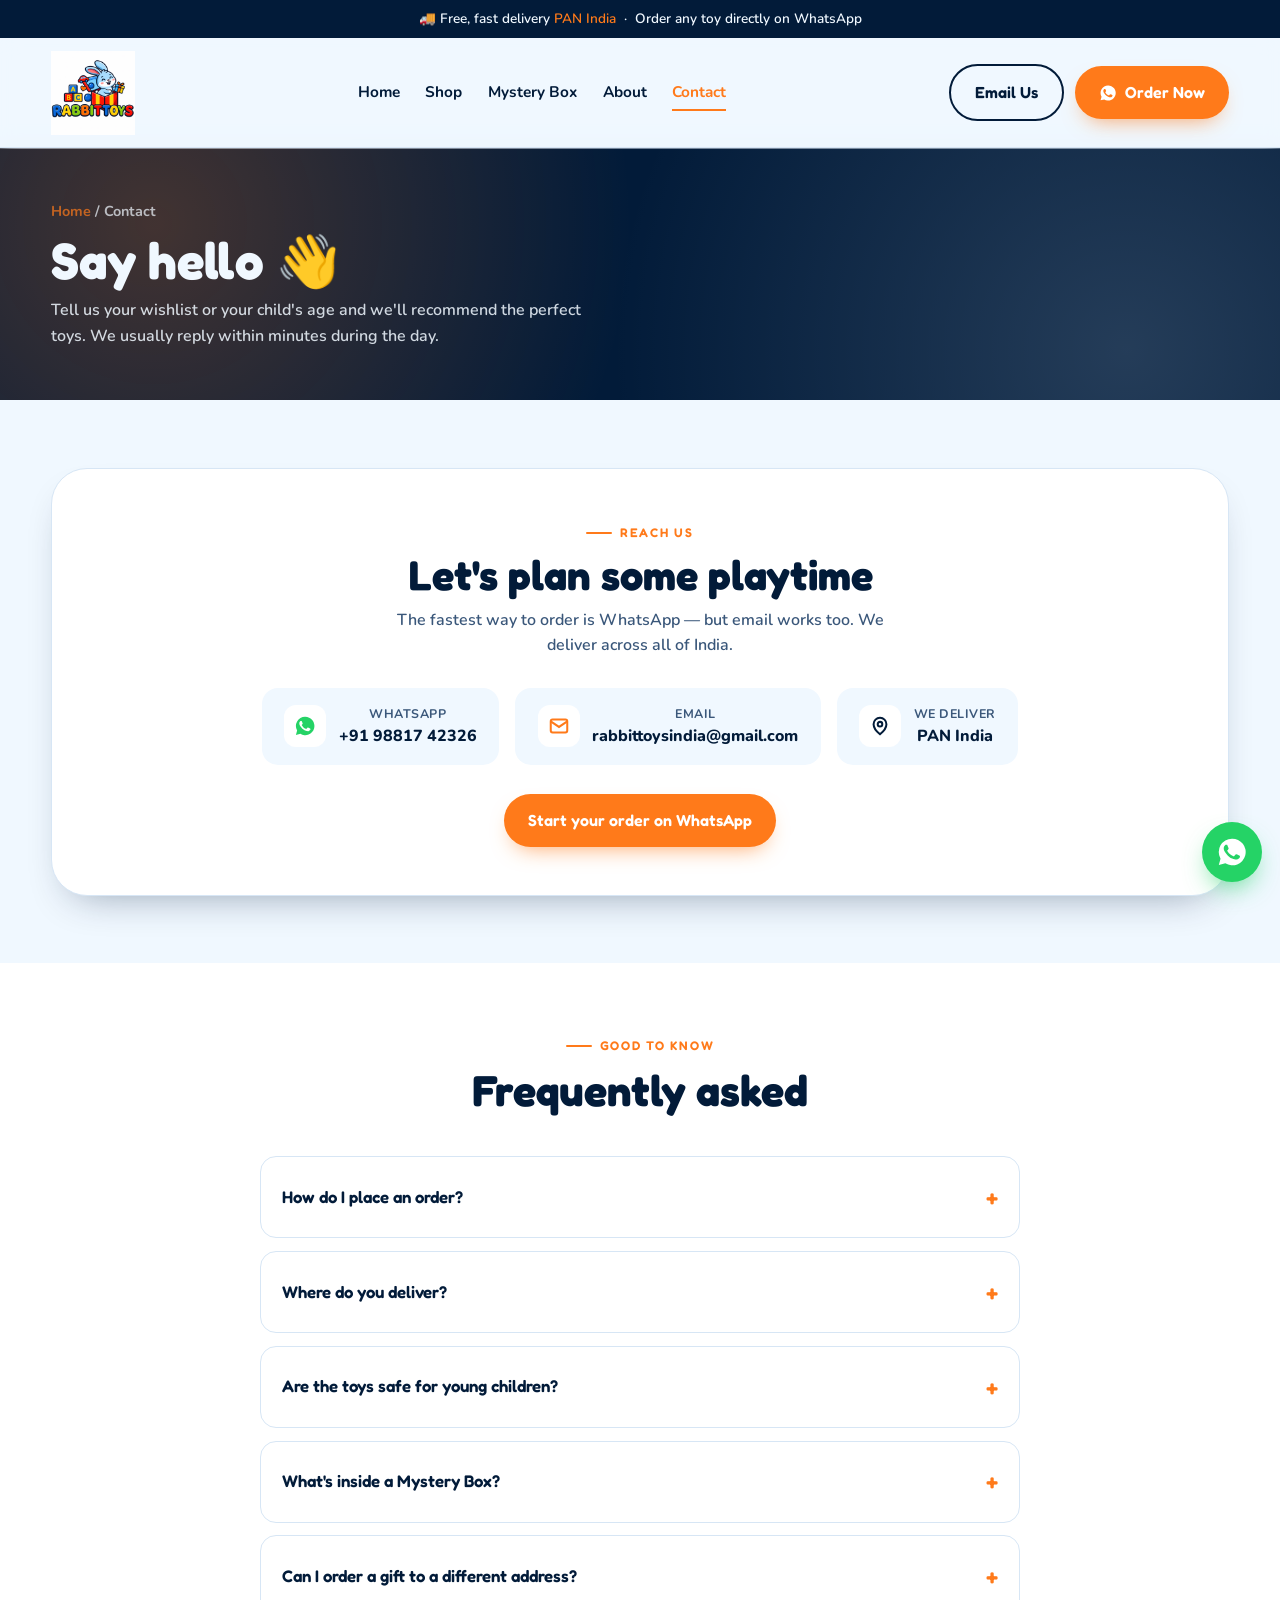
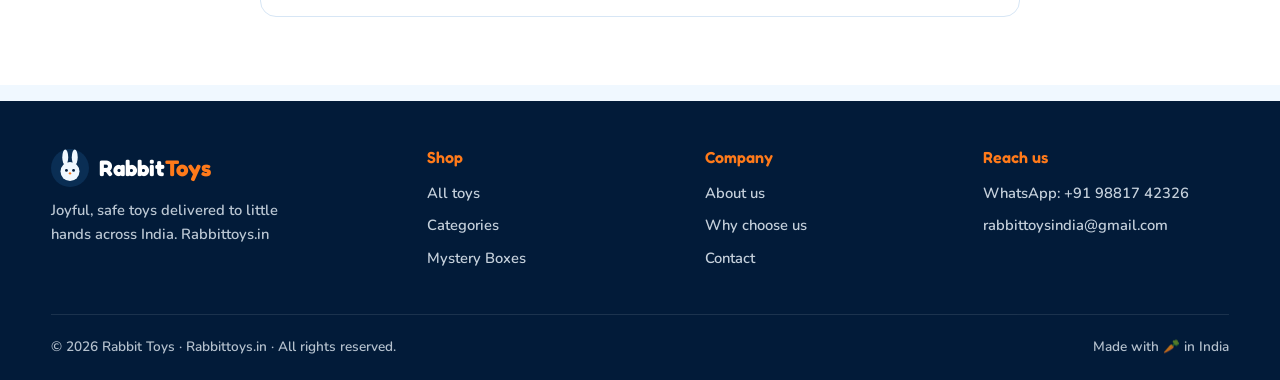
<file: contact.html>
<!DOCTYPE html>
<html lang="en">
<head>
<meta charset="UTF-8" /><meta name="viewport" content="width=device-width, initial-scale=1.0" />
<title>Contact — Rabbit Toys</title><meta name="description" content="Contact Rabbit Toys on WhatsApp +91 98817 42326 or rabbittoysindia@gmail.com. PAN India toy delivery." />
<link rel="preconnect" href="https://fonts.googleapis.com" /><link rel="preconnect" href="https://fonts.gstatic.com" crossorigin />
<link href="https://fonts.googleapis.com/css2?family=Fredoka:wght@400;500;600;700&family=Nunito:wght@400;500;600;700;800&display=swap" rel="stylesheet" />
<link rel="stylesheet" href="styles.css" />
</head>
<body>
<div class="topbar">🚚 Free, fast delivery <span>PAN India</span> &nbsp;·&nbsp; Order any toy directly on WhatsApp</div>
<header>
  <div class="wrap nav">
   <a class="brand" href="index.html" aria-label="Rabbit Toys home"><img src="logo.png" alt="Rabbit Toys" class="logo-img" /></a>
    <nav class="links" id="links"><a href="index.html">Home</a><a href="shop.html">Shop</a><a href="mystery-box.html">Mystery Box</a><a href="about.html">About</a><a href="contact.html" class='active'>Contact</a></nav>
    <div class="nav-cta">
      <a class="btn btn-ghost" href="mailto:rabbittoysindia@gmail.com">Email Us</a>
      <a class="btn btn-carrot" href="https://wa.me/919881742326?text=Hi%20Rabbit%20Toys!%20I'd%20like%20to%20place%20an%20order." target="_blank" rel="noopener"><svg width="18" height="18" viewBox="0 0 24 24" fill="#fff"><path d="M12 2a10 10 0 0 0-8.6 15l-1.3 4.8 4.9-1.3A10 10 0 1 0 12 2Zm5.7 14.2c-.2.7-1.4 1.3-2 1.4-.5.1-1.2.1-1.9-.1-.4-.1-1-.3-1.7-.6-3-1.3-5-4.4-5.1-4.6-.2-.2-1.2-1.6-1.2-3s.7-2.1 1-2.4c.2-.3.5-.3.7-.3h.5c.2 0 .4 0 .6.5.2.5.8 1.9.8 2 .1.1.1.3 0 .5l-.3.5c-.2.2-.3.4-.5.5-.2.2-.3.3-.1.6.2.3.9 1.4 1.9 2.3 1.3 1.1 2.3 1.5 2.6 1.6.3.1.5.1.7-.1.2-.2.8-.9 1-1.2.2-.3.4-.2.7-.1.3.1 1.8.8 2 1 .3.1.5.2.5.3.1.2.1.7-.1 1.3Z"/></svg> Order Now</a>
    </div>
    <button class="hamburger" id="burger" aria-label="Menu"><span></span><span></span><span></span></button>
  </div>
</header>

<section class="page-banner"><div class="wrap">
    <div class="crumb"><a href="index.html">Home</a> / Contact</div>
    <h1>Say hello 👋</h1><p>Tell us your wishlist or your child's age and we'll recommend the perfect toys. We usually reply within minutes during the day.</p></div></section>
<section><div class="wrap"><div class="contact reveal">
  <span class="eyebrow" style="justify-content:center">Reach us</span><h2>Let's plan some playtime</h2>
  <p>The fastest way to order is WhatsApp — but email works too. We deliver across all of India.</p>
  <div class="contact-cards">
    <a class="ccard" href="https://wa.me/919881742326" target="_blank" rel="noopener"><div class="ic"><svg width="22" height="22" viewBox="0 0 24 24" fill="#25D366"><path d="M12 2a10 10 0 0 0-8.6 15l-1.3 4.8 4.9-1.3A10 10 0 1 0 12 2Zm5.7 14.2c-.2.7-1.4 1.3-2 1.4-.5.1-1.2.1-1.9-.1-.4-.1-1-.3-1.7-.6-3-1.3-5-4.4-5.1-4.6-.2-.2-1.2-1.6-1.2-3s.7-2.1 1-2.4c.2-.3.5-.3.7-.3h.5c.2 0 .4 0 .6.5.2.5.8 1.9.8 2 .1.1.1.3 0 .5l-.3.5c-.2.2-.3.4-.5.5-.2.2-.3.3-.1.6.2.3.9 1.4 1.9 2.3 1.3 1.1 2.3 1.5 2.6 1.6.3.1.5.1.7-.1.2-.2.8-.9 1-1.2.2-.3.4-.2.7-.1.3.1 1.8.8 2 1 .3.1.5.2.5.3.1.2.1.7-.1 1.3Z"/></svg></div><div><small>WhatsApp</small>+91 98817 42326</div></a>
    <a class="ccard" href="mailto:rabbittoysindia@gmail.com"><div class="ic"><svg width="22" height="22" viewBox="0 0 24 24" fill="none" stroke="#FF7A1A" stroke-width="2.2"><rect x="3" y="5" width="18" height="14" rx="2"/><path d="m3 7 9 6 9-6"/></svg></div><div><small>Email</small>rabbittoysindia@gmail.com</div></a>
    <div class="ccard"><div class="ic"><svg width="22" height="22" viewBox="0 0 24 24" fill="none" stroke="#021B39" stroke-width="2.2"><path d="M12 21s-7-5.7-7-11a7 7 0 0 1 14 0c0 5.3-7 11-7 11z"/><circle cx="12" cy="10" r="2.5"/></svg></div><div><small>We deliver</small>PAN India</div></div>
  </div>
  <a class="btn btn-carrot" href="https://wa.me/919881742326?text=Hi%20Rabbit%20Toys!%20I'd%20like%20to%20place%20an%20order." target="_blank" rel="noopener">Start your order on WhatsApp</a>
</div></div></section>
<section style="background:#fff"><div class="wrap">
  <div class="sec-head reveal"><span class="eyebrow">Good to know</span><h2>Frequently asked</h2></div>
  <div class="faq">
    <details class="reveal"><summary>How do I place an order?</summary><p>Tap any "Order on WhatsApp" button or message us at +91 98817 42326. Tell us the toys (or your child's age) and we'll confirm stock, price and delivery.</p></details>
    <details class="reveal"><summary>Where do you deliver?</summary><p>All across India — metros, towns and smaller cities. Share your pincode on WhatsApp and we'll confirm timelines.</p></details>
    <details class="reveal"><summary>Are the toys safe for young children?</summary><p>Yes. We stock non-toxic, age-appropriate toys and label the suitable age range for every product.</p></details>
    <details class="reveal"><summary>What's inside a Mystery Box?</summary><p>A hand-curated surprise bundle matched to the child's age, worth more than the price you pay. You pick the box size; we pick the toys.</p></details>
    <details class="reveal"><summary>Can I order a gift to a different address?</summary><p>Absolutely. Just share the recipient's address on WhatsApp and we'll deliver it gift-ready.</p></details>
  </div>
</div></section>
<footer>
  <div class="wrap">
    <div class="foot-grid">
      <div>
        <div class="brand"><svg width="38" height="38" viewBox="0 0 64 64"><circle cx="32" cy="32" r="32" fill="#0A2E54"/><ellipse cx="24" cy="14" rx="5" ry="13" fill="#F0F8FF"/><ellipse cx="40" cy="14" rx="5" ry="13" fill="#F0F8FF"/><circle cx="32" cy="38" r="16" fill="#F0F8FF"/><circle cx="26" cy="36" r="2.4" fill="#021B39"/><circle cx="38" cy="36" r="2.4" fill="#021B39"/><circle cx="32" cy="41" r="2" fill="#FF7A1A"/></svg><span class="brand-name">Rabbit<b>Toys</b></span></div>
        <p>Joyful, safe toys delivered to little hands across India. Rabbittoys.in</p>
      </div>
      <div><h4>Shop</h4><ul><li><a href="shop.html">All toys</a></li><li><a href="shop.html#cats">Categories</a></li><li><a href="mystery-box.html">Mystery Boxes</a></li></ul></div>
      <div><h4>Company</h4><ul><li><a href="about.html">About us</a></li><li><a href="about.html#why">Why choose us</a></li><li><a href="contact.html">Contact</a></li></ul></div>
      <div><h4>Reach us</h4><ul><li><a href="https://wa.me/919881742326" target="_blank" rel="noopener">WhatsApp: +91 98817 42326</a></li><li><a href="mailto:rabbittoysindia@gmail.com">rabbittoysindia@gmail.com</a></li></ul></div>
    </div>
    <div class="foot-bottom"><span>© <span id="yr"></span> Rabbit Toys · Rabbittoys.in · All rights reserved.</span><span>Made with 🥕 in India</span></div>
  </div>
</footer>
<a class="wa-float" href="https://wa.me/919881742326?text=Hi%20Rabbit%20Toys!" target="_blank" rel="noopener" aria-label="Chat on WhatsApp"><svg width="32" height="32" viewBox="0 0 24 24" fill="#fff"><path d="M12 2a10 10 0 0 0-8.6 15l-1.3 4.8 4.9-1.3A10 10 0 1 0 12 2Zm5.7 14.2c-.2.7-1.4 1.3-2 1.4-.5.1-1.2.1-1.9-.1-.4-.1-1-.3-1.7-.6-3-1.3-5-4.4-5.1-4.6-.2-.2-1.2-1.6-1.2-3s.7-2.1 1-2.4c.2-.3.5-.3.7-.3h.5c.2 0 .4 0 .6.5.2.5.8 1.9.8 2 .1.1.1.3 0 .5l-.3.5c-.2.2-.3.4-.5.5-.2.2-.3.3-.1.6.2.3.9 1.4 1.9 2.3 1.3 1.1 2.3 1.5 2.6 1.6.3.1.5.1.7-.1.2-.2.8-.9 1-1.2.2-.3.4-.2.7-.1.3.1 1.8.8 2 1 .3.1.5.2.5.3.1.2.1.7-.1 1.3Z"/></svg></a>
<script>
  const burger=document.getElementById('burger'),links=document.getElementById('links');
  burger.addEventListener('click',()=>links.classList.toggle('open'));
  links.querySelectorAll('a').forEach(a=>a.addEventListener('click',()=>links.classList.remove('open')));
  document.getElementById('yr').textContent=new Date().getFullYear();
  const io=new IntersectionObserver((es)=>{es.forEach(e=>{if(e.isIntersecting){e.target.classList.add('in');io.unobserve(e.target)}})},{threshold:.12});
  document.querySelectorAll('.reveal').forEach(el=>io.observe(el));
</script>
</body>
</html>
</file>
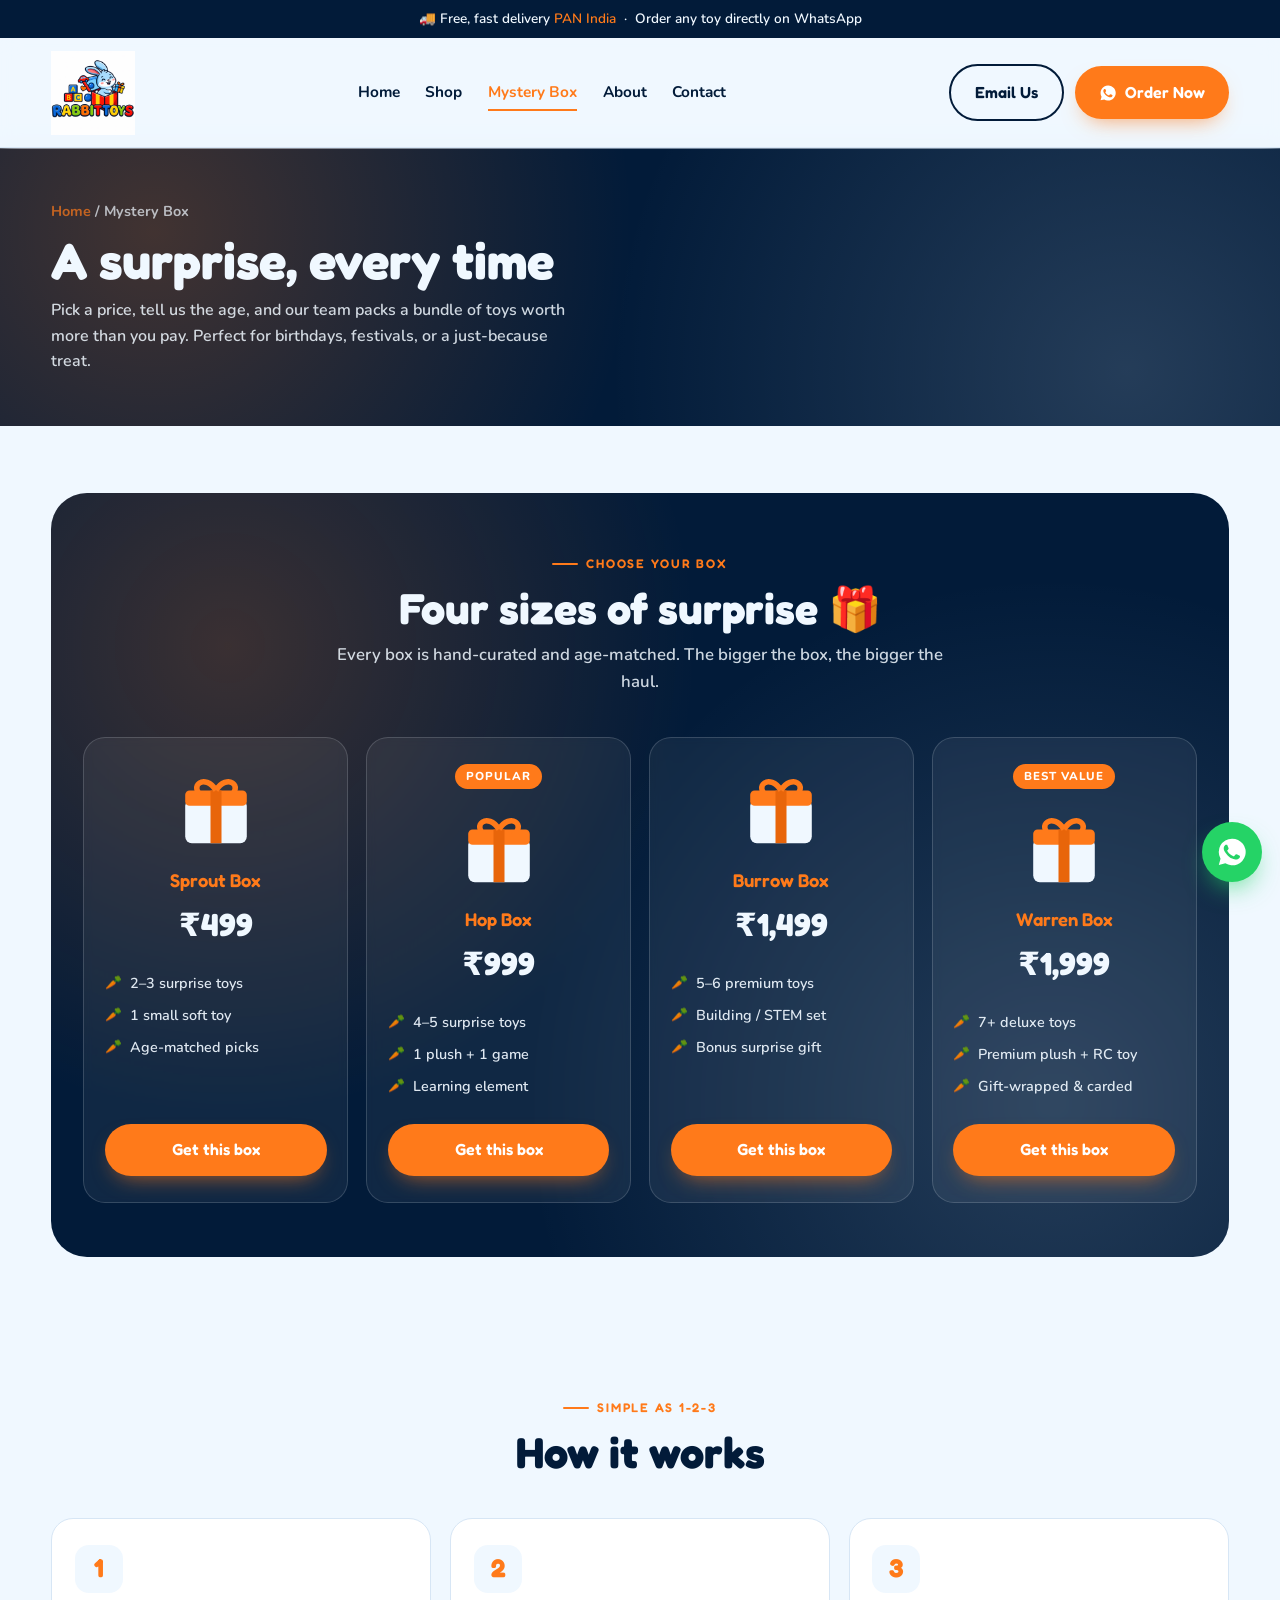
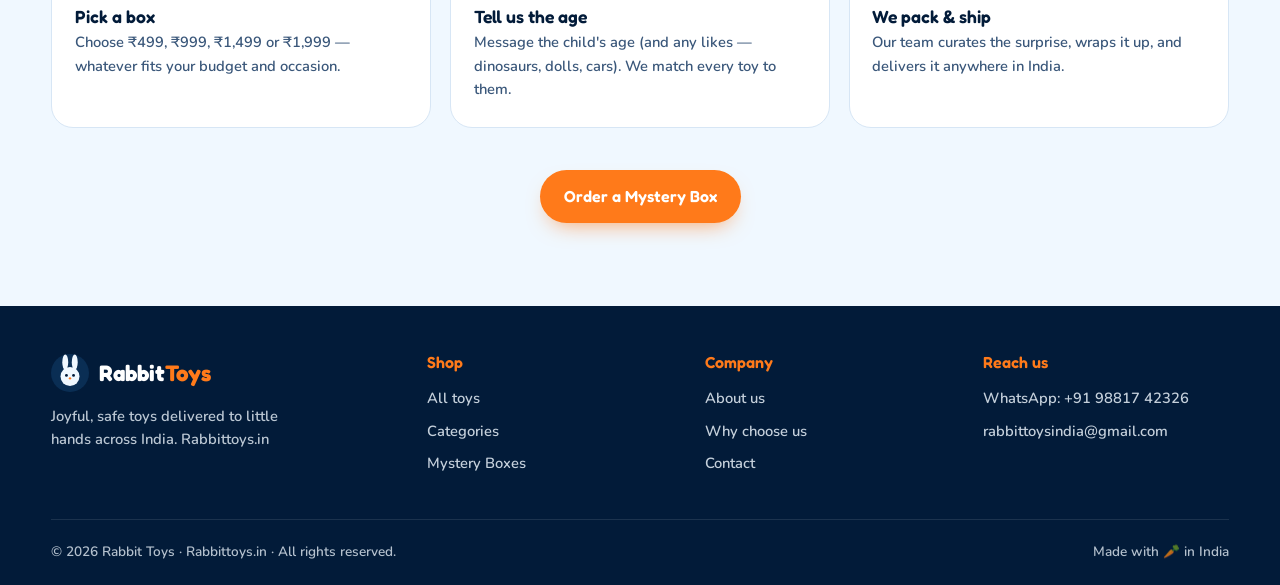
<file: mystery-box.html>
<!DOCTYPE html>
<html lang="en">
<head>
<meta charset="UTF-8" /><meta name="viewport" content="width=device-width, initial-scale=1.0" />
<title>Mystery Boxes ₹499–₹1999 — Rabbit Toys</title><meta name="description" content="Surprise Mystery Boxes from Rabbit Toys at ₹499, ₹999, ₹1499 and ₹1999. Age-matched, hand-curated bundles delivered across India." />
<link rel="preconnect" href="https://fonts.googleapis.com" /><link rel="preconnect" href="https://fonts.gstatic.com" crossorigin />
<link href="https://fonts.googleapis.com/css2?family=Fredoka:wght@400;500;600;700&family=Nunito:wght@400;500;600;700;800&display=swap" rel="stylesheet" />
<link rel="stylesheet" href="styles.css" />
</head>
<body>
<div class="topbar">🚚 Free, fast delivery <span>PAN India</span> &nbsp;·&nbsp; Order any toy directly on WhatsApp</div>
<header>
  <div class="wrap nav">
    <a class="brand" href="index.html" aria-label="Rabbit Toys home"><img src="logo.png" alt="Rabbit Toys" class="logo-img" /></a>
    <nav class="links" id="links"><a href="index.html">Home</a><a href="shop.html">Shop</a><a href="mystery-box.html" class='active'>Mystery Box</a><a href="about.html">About</a><a href="contact.html">Contact</a></nav>
    <div class="nav-cta">
      <a class="btn btn-ghost" href="mailto:rabbittoysindia@gmail.com">Email Us</a>
      <a class="btn btn-carrot" href="https://wa.me/919881742326?text=Hi%20Rabbit%20Toys!%20I'd%20like%20to%20place%20an%20order." target="_blank" rel="noopener"><svg width="18" height="18" viewBox="0 0 24 24" fill="#fff"><path d="M12 2a10 10 0 0 0-8.6 15l-1.3 4.8 4.9-1.3A10 10 0 1 0 12 2Zm5.7 14.2c-.2.7-1.4 1.3-2 1.4-.5.1-1.2.1-1.9-.1-.4-.1-1-.3-1.7-.6-3-1.3-5-4.4-5.1-4.6-.2-.2-1.2-1.6-1.2-3s.7-2.1 1-2.4c.2-.3.5-.3.7-.3h.5c.2 0 .4 0 .6.5.2.5.8 1.9.8 2 .1.1.1.3 0 .5l-.3.5c-.2.2-.3.4-.5.5-.2.2-.3.3-.1.6.2.3.9 1.4 1.9 2.3 1.3 1.1 2.3 1.5 2.6 1.6.3.1.5.1.7-.1.2-.2.8-.9 1-1.2.2-.3.4-.2.7-.1.3.1 1.8.8 2 1 .3.1.5.2.5.3.1.2.1.7-.1 1.3Z"/></svg> Order Now</a>
    </div>
    <button class="hamburger" id="burger" aria-label="Menu"><span></span><span></span><span></span></button>
  </div>
</header>

<section class="page-banner"><div class="wrap">
    <div class="crumb"><a href="index.html">Home</a> / Mystery Box</div>
    <h1>A surprise, every time</h1><p>Pick a price, tell us the age, and our team packs a bundle of toys worth more than you pay. Perfect for birthdays, festivals, or a just-because treat.</p></div></section>
<section><div class="wrap"><div class="mystery">
  <div class="sec-head reveal"><span class="eyebrow" style="color:var(--carrot)">Choose your box</span><h2>Four sizes of surprise 🎁</h2><p>Every box is hand-curated and age-matched. The bigger the box, the bigger the haul.</p></div>
  <div class="boxes"><div class="box reveal"><svg class="gift" viewBox="0 0 80 80"><rect x="12" y="32" width="56" height="40" rx="6" fill="#F0F8FF"/><rect x="12" y="24" width="56" height="14" rx="4" fill="#FF7A1A"/><rect x="35" y="24" width="10" height="48" fill="#E8650A"/><path d="M40 24c-10-16-26-4-12 6M40 24c10-16 26-4 12 6" stroke="#FF7A1A" stroke-width="5" fill="none"/></svg>
      <div class="tier">Sprout Box</div><div class="amt">₹499</div>
      <ul><li>2–3 surprise toys</li><li>1 small soft toy</li><li>Age-matched picks</li></ul>
      <a class="btn btn-carrot" href="https://wa.me/919881742326?text=Hi!%20I%20want%20the%20Sprout%20Box%20(%E2%82%B9499).%20Child's%20age%3A%20___" target="_blank" rel="noopener">Get this box</a></div><div class="box reveal"><span class="ribbon">Popular</span><svg class="gift" viewBox="0 0 80 80"><rect x="12" y="32" width="56" height="40" rx="6" fill="#F0F8FF"/><rect x="12" y="24" width="56" height="14" rx="4" fill="#FF7A1A"/><rect x="35" y="24" width="10" height="48" fill="#E8650A"/><path d="M40 24c-10-16-26-4-12 6M40 24c10-16 26-4 12 6" stroke="#FF7A1A" stroke-width="5" fill="none"/></svg>
      <div class="tier">Hop Box</div><div class="amt">₹999</div>
      <ul><li>4–5 surprise toys</li><li>1 plush + 1 game</li><li>Learning element</li></ul>
      <a class="btn btn-carrot" href="https://wa.me/919881742326?text=Hi!%20I%20want%20the%20Hop%20Box%20(%E2%82%B9999).%20Child's%20age%3A%20___" target="_blank" rel="noopener">Get this box</a></div><div class="box reveal"><svg class="gift" viewBox="0 0 80 80"><rect x="12" y="32" width="56" height="40" rx="6" fill="#F0F8FF"/><rect x="12" y="24" width="56" height="14" rx="4" fill="#FF7A1A"/><rect x="35" y="24" width="10" height="48" fill="#E8650A"/><path d="M40 24c-10-16-26-4-12 6M40 24c10-16 26-4 12 6" stroke="#FF7A1A" stroke-width="5" fill="none"/></svg>
      <div class="tier">Burrow Box</div><div class="amt">₹1,499</div>
      <ul><li>5–6 premium toys</li><li>Building / STEM set</li><li>Bonus surprise gift</li></ul>
      <a class="btn btn-carrot" href="https://wa.me/919881742326?text=Hi!%20I%20want%20the%20Burrow%20Box%20(%E2%82%B91499).%20Child's%20age%3A%20___" target="_blank" rel="noopener">Get this box</a></div><div class="box reveal"><span class="ribbon">Best value</span><svg class="gift" viewBox="0 0 80 80"><rect x="12" y="32" width="56" height="40" rx="6" fill="#F0F8FF"/><rect x="12" y="24" width="56" height="14" rx="4" fill="#FF7A1A"/><rect x="35" y="24" width="10" height="48" fill="#E8650A"/><path d="M40 24c-10-16-26-4-12 6M40 24c10-16 26-4 12 6" stroke="#FF7A1A" stroke-width="5" fill="none"/></svg>
      <div class="tier">Warren Box</div><div class="amt">₹1,999</div>
      <ul><li>7+ deluxe toys</li><li>Premium plush + RC toy</li><li>Gift-wrapped &amp; carded</li></ul>
      <a class="btn btn-carrot" href="https://wa.me/919881742326?text=Hi!%20I%20want%20the%20Warren%20Box%20(%E2%82%B91999).%20Child's%20age%3A%20___" target="_blank" rel="noopener">Get this box</a></div></div>
</div></div></section>
<section><div class="wrap">
  <div class="sec-head reveal"><span class="eyebrow">Simple as 1-2-3</span><h2>How it works</h2></div>
  <div class="howto">
    <div class="step reveal"><div class="num">1</div><h3>Pick a box</h3><p>Choose ₹499, ₹999, ₹1,499 or ₹1,999 — whatever fits your budget and occasion.</p></div>
    <div class="step reveal"><div class="num">2</div><h3>Tell us the age</h3><p>Message the child's age (and any likes — dinosaurs, dolls, cars). We match every toy to them.</p></div>
    <div class="step reveal"><div class="num">3</div><h3>We pack &amp; ship</h3><p>Our team curates the surprise, wraps it up, and delivers it anywhere in India.</p></div>
  </div>
  <div style="text-align:center;margin-top:2.6rem" class="reveal"><a class="btn btn-carrot" href="https://wa.me/919881742326?text=Hi%20Rabbit%20Toys!%20I'd%20like%20a%20Mystery%20Box.%20Box%3A%20___%20Child's%20age%3A%20___" target="_blank" rel="noopener">Order a Mystery Box</a></div>
</div></section>
<footer>
  <div class="wrap">
    <div class="foot-grid">
      <div>
        <div class="brand"><svg width="38" height="38" viewBox="0 0 64 64"><circle cx="32" cy="32" r="32" fill="#0A2E54"/><ellipse cx="24" cy="14" rx="5" ry="13" fill="#F0F8FF"/><ellipse cx="40" cy="14" rx="5" ry="13" fill="#F0F8FF"/><circle cx="32" cy="38" r="16" fill="#F0F8FF"/><circle cx="26" cy="36" r="2.4" fill="#021B39"/><circle cx="38" cy="36" r="2.4" fill="#021B39"/><circle cx="32" cy="41" r="2" fill="#FF7A1A"/></svg><span class="brand-name">Rabbit<b>Toys</b></span></div>
        <p>Joyful, safe toys delivered to little hands across India. Rabbittoys.in</p>
      </div>
      <div><h4>Shop</h4><ul><li><a href="shop.html">All toys</a></li><li><a href="shop.html#cats">Categories</a></li><li><a href="mystery-box.html">Mystery Boxes</a></li></ul></div>
      <div><h4>Company</h4><ul><li><a href="about.html">About us</a></li><li><a href="about.html#why">Why choose us</a></li><li><a href="contact.html">Contact</a></li></ul></div>
      <div><h4>Reach us</h4><ul><li><a href="https://wa.me/919881742326" target="_blank" rel="noopener">WhatsApp: +91 98817 42326</a></li><li><a href="mailto:rabbittoysindia@gmail.com">rabbittoysindia@gmail.com</a></li></ul></div>
    </div>
    <div class="foot-bottom"><span>© <span id="yr"></span> Rabbit Toys · Rabbittoys.in · All rights reserved.</span><span>Made with 🥕 in India</span></div>
  </div>
</footer>
<a class="wa-float" href="https://wa.me/919881742326?text=Hi%20Rabbit%20Toys!" target="_blank" rel="noopener" aria-label="Chat on WhatsApp"><svg width="32" height="32" viewBox="0 0 24 24" fill="#fff"><path d="M12 2a10 10 0 0 0-8.6 15l-1.3 4.8 4.9-1.3A10 10 0 1 0 12 2Zm5.7 14.2c-.2.7-1.4 1.3-2 1.4-.5.1-1.2.1-1.9-.1-.4-.1-1-.3-1.7-.6-3-1.3-5-4.4-5.1-4.6-.2-.2-1.2-1.6-1.2-3s.7-2.1 1-2.4c.2-.3.5-.3.7-.3h.5c.2 0 .4 0 .6.5.2.5.8 1.9.8 2 .1.1.1.3 0 .5l-.3.5c-.2.2-.3.4-.5.5-.2.2-.3.3-.1.6.2.3.9 1.4 1.9 2.3 1.3 1.1 2.3 1.5 2.6 1.6.3.1.5.1.7-.1.2-.2.8-.9 1-1.2.2-.3.4-.2.7-.1.3.1 1.8.8 2 1 .3.1.5.2.5.3.1.2.1.7-.1 1.3Z"/></svg></a>
<script>
  const burger=document.getElementById('burger'),links=document.getElementById('links');
  burger.addEventListener('click',()=>links.classList.toggle('open'));
  links.querySelectorAll('a').forEach(a=>a.addEventListener('click',()=>links.classList.remove('open')));
  document.getElementById('yr').textContent=new Date().getFullYear();
  const io=new IntersectionObserver((es)=>{es.forEach(e=>{if(e.isIntersecting){e.target.classList.add('in');io.unobserve(e.target)}})},{threshold:.12});
  document.querySelectorAll('.reveal').forEach(el=>io.observe(el));
</script>
</body>
</html>
</file>
<file: styles.css>
/* Rabbit Toys — shared stylesheet */
  :root{
    --alice:#F0F8FF;
    --navy:#021B39;
    --navy-2:#0A2E54;
    --navy-soft:#3a577a;
    --carrot:#FF7A1A;
    --carrot-deep:#E8650A;
    --card:#ffffff;
    --line:#d7e6f5;
    --shadow:0 18px 40px -22px rgba(2,27,57,.45);
    --shadow-sm:0 8px 22px -14px rgba(2,27,57,.4);
    --radius:22px;
    --display:'Fredoka',system-ui,sans-serif;
    --body:'Nunito',system-ui,sans-serif;
  }
  *{margin:0;padding:0;box-sizing:border-box}
  html{scroll-behavior:smooth}
  body{
    font-family:var(--body);
    color:var(--navy);
    background:var(--alice);
    line-height:1.6;
    overflow-x:hidden;
  }
  h1,h2,h3,h4,.f{font-family:var(--display);line-height:1.1}
  a{color:inherit;text-decoration:none}
  img,svg{display:block;max-width:100%}
  .wrap{width:min(1180px,92vw);margin:0 auto}
  .btn{
    display:inline-flex;align-items:center;gap:.5rem;
    font-family:var(--display);font-weight:600;font-size:1rem;
    padding:.85rem 1.5rem;border-radius:999px;cursor:pointer;border:none;
    transition:transform .18s ease, box-shadow .18s ease, background .18s ease;
    white-space:nowrap;
  }
  .btn-carrot{background:var(--carrot);color:#fff;box-shadow:0 10px 22px -10px rgba(255,122,26,.7)}
  .btn-carrot:hover{transform:translateY(-3px);background:var(--carrot-deep)}
  .btn-navy{background:var(--navy);color:#fff}
  .btn-navy:hover{transform:translateY(-3px);background:var(--navy-2)}
  .btn-ghost{background:transparent;color:var(--navy);border:2px solid var(--navy)}
  .btn-ghost:hover{background:var(--navy);color:#fff;transform:translateY(-3px)}
  .eyebrow{
    font-family:var(--display);font-weight:600;letter-spacing:.14em;
    text-transform:uppercase;font-size:.78rem;color:var(--carrot);
    display:inline-flex;align-items:center;gap:.5rem;
  }
  .eyebrow::before{content:"";width:26px;height:2px;background:var(--carrot);border-radius:2px}

  /* ---------- announcement ---------- */
  .topbar{
    background:var(--navy);color:var(--alice);font-size:.85rem;
    text-align:center;padding:.5rem 1rem;font-weight:600;
  }
  .topbar span{color:var(--carrot)}

  /* ---------- header ---------- */
  header{position:sticky;top:0;z-index:50;background:rgba(240,248,255,.82);backdrop-filter:blur(10px);border-bottom:1px solid var(--line)}
  .nav{display:flex;align-items:center;justify-content:space-between;padding:.8rem 0;gap:1rem}
  .brand{display:flex;align-items:center;gap:.6rem}
  .brand-name{font-family:var(--display);font-weight:700;font-size:1.4rem;color:var(--navy)}
  .brand-name b{color:var(--carrot);font-weight:700}
  .links{display:flex;align-items:center;gap:1.6rem}
  .links a{font-weight:700;font-size:.96rem;position:relative}
  .links a::after{content:"";position:absolute;left:0;bottom:-6px;width:0;height:2px;background:var(--carrot);transition:width .2s}
  .links a:hover::after{width:100%}
  .nav-cta{display:flex;align-items:center;gap:.7rem}
  .hamburger{display:none;background:none;border:none;cursor:pointer;padding:.4rem}
  .hamburger span{display:block;width:26px;height:3px;background:var(--navy);border-radius:3px;margin:5px 0;transition:.25s}

  /* ---------- hero ---------- */
  .hero{position:relative;padding:3.2rem 0 4rem;overflow:hidden}
  .hero-grid{display:grid;grid-template-columns:1.05fr .95fr;gap:2rem;align-items:center}
  .hero h1{font-size:clamp(2.4rem,5.2vw,3.9rem);font-weight:700;letter-spacing:-.01em}
  .hero h1 .pop{color:var(--carrot)}
  .hero p.lead{font-size:1.15rem;color:var(--navy-soft);max-width:34ch;margin:1.1rem 0 1.8rem;font-weight:600}
  .hero-cta{display:flex;flex-wrap:wrap;gap:.9rem}
  .trust{display:flex;gap:1.8rem;margin-top:2.2rem;flex-wrap:wrap}
  .trust div{display:flex;flex-direction:column}
  .trust b{font-family:var(--display);font-size:1.5rem;color:var(--navy)}
  .trust small{font-weight:700;color:var(--navy-soft)}
  .hero-art{position:relative}
  .blob{position:absolute;inset:-6% -8% -6% -8%;background:
     radial-gradient(circle at 30% 30%, #d8ecff, transparent 60%),
     radial-gradient(circle at 75% 70%, #ffe6d2, transparent 55%);
     filter:blur(6px);z-index:0}
  .hero-art svg{position:relative;z-index:1;margin:0 auto;filter:drop-shadow(0 24px 30px rgba(2,27,57,.18))}
  .floaty{position:absolute;z-index:2}
  @keyframes bob{0%,100%{transform:translateY(0) rotate(var(--r,0deg))}50%{transform:translateY(-14px) rotate(var(--r,0deg))}}
  .floaty{animation:bob 4.5s ease-in-out infinite}

  /* ---------- section shells ---------- */
  section{padding:4.2rem 0}
  .sec-head{text-align:center;max-width:640px;margin:0 auto 2.6rem}
  .sec-head h2{font-size:clamp(1.9rem,4vw,2.7rem);font-weight:700;margin:.7rem 0 .6rem}
  .sec-head p{color:var(--navy-soft);font-weight:600;font-size:1.05rem}
  .sec-head .eyebrow{justify-content:center}

  /* ---------- categories ---------- */
  .cats{display:grid;grid-template-columns:repeat(4,1fr);gap:1.1rem}
  .cat{
    background:var(--card);border:1px solid var(--line);border-radius:var(--radius);
    padding:1.6rem 1.2rem;text-align:center;cursor:pointer;
    transition:transform .2s ease, box-shadow .2s ease, border-color .2s;
  }
  .cat:hover{transform:translateY(-7px);box-shadow:var(--shadow);border-color:transparent}
  .cat .ic{width:74px;height:74px;margin:0 auto .9rem;display:grid;place-items:center;
    background:var(--alice);border-radius:18px}
  .cat h3{font-size:1.12rem;font-weight:600}
  .cat p{font-size:.85rem;color:var(--navy-soft);font-weight:600;margin-top:.2rem}

  /* ---------- featured products ---------- */
  .products{display:grid;grid-template-columns:repeat(4,1fr);gap:1.3rem}
  .product{
    background:var(--card);border:1px solid var(--line);border-radius:var(--radius);
    overflow:hidden;display:flex;flex-direction:column;transition:transform .2s,box-shadow .2s;
  }
  .product:hover{transform:translateY(-7px);box-shadow:var(--shadow)}
  .product .pic{aspect-ratio:1/.86;display:grid;place-items:center;position:relative;padding:1rem}
  .tag{position:absolute;top:.8rem;left:.8rem;background:var(--carrot);color:#fff;
    font-family:var(--display);font-weight:600;font-size:.72rem;padding:.28rem .7rem;border-radius:999px;letter-spacing:.03em}
  .product .body{padding:.4rem 1.1rem 1.2rem;display:flex;flex-direction:column;gap:.5rem;flex:1}
  .product h3{font-size:1.1rem;font-weight:600}
  .product .age{font-size:.8rem;color:var(--navy-soft);font-weight:700}
  .price{display:flex;align-items:baseline;gap:.5rem;margin-top:auto}
  .price b{font-family:var(--display);font-size:1.35rem;color:var(--navy)}
  .price s{color:var(--navy-soft);font-size:.9rem;font-weight:700}
  .product .btn{width:100%;justify-content:center;margin-top:.3rem;padding:.7rem}

  /* ---------- mystery box ---------- */
  .mystery{background:var(--navy);color:var(--alice);border-radius:36px;padding:3.4rem 2rem;position:relative;overflow:hidden}
  .mystery::before{content:"";position:absolute;inset:0;
    background:radial-gradient(circle at 15% 20%, rgba(255,122,26,.22), transparent 40%),
               radial-gradient(circle at 85% 80%, rgba(216,236,255,.16), transparent 45%)}
  .mystery > *{position:relative;z-index:1}
  .mystery .sec-head h2,.mystery .sec-head p{color:var(--alice)}
  .mystery .sec-head p{opacity:.85}
  .boxes{display:grid;grid-template-columns:repeat(4,1fr);gap:1.1rem;margin-top:.5rem}
  .box{
    background:rgba(240,248,255,.06);border:1px solid rgba(240,248,255,.16);
    border-radius:var(--radius);padding:1.6rem 1.3rem;text-align:center;
    transition:transform .2s,background .2s,border-color .2s;backdrop-filter:blur(4px);
    display:flex;flex-direction:column;align-items:center;
  }
  .box:hover{transform:translateY(-8px);background:rgba(240,248,255,.1);border-color:var(--carrot)}
  .box .gift{width:88px;height:88px;margin-bottom:.9rem}
  .box .tier{font-family:var(--display);font-weight:600;font-size:1.15rem;color:var(--carrot)}
  .box .amt{font-family:var(--display);font-weight:700;font-size:2rem;margin:.2rem 0 .1rem}
  .box .amt small{font-size:1rem;opacity:.7;font-weight:500}
  .box ul{list-style:none;text-align:left;margin:1rem 0 1.3rem;font-size:.9rem;font-weight:600;width:100%}
  .box li{display:flex;gap:.5rem;padding:.28rem 0;opacity:.92}
  .box li::before{content:"🥕";font-size:.85rem;filter:saturate(1.2)}
  .box .btn{width:100%;justify-content:center;margin-top:auto}
  .box .ribbon{font-size:.72rem;font-weight:800;letter-spacing:.08em;text-transform:uppercase;
    background:var(--carrot);color:#fff;padding:.2rem .7rem;border-radius:999px;margin-bottom:.9rem}

  /* ---------- why us ---------- */
  .why{display:grid;grid-template-columns:repeat(4,1fr);gap:1.2rem}
  .feat{background:var(--card);border:1px solid var(--line);border-radius:var(--radius);padding:1.7rem 1.4rem}
  .feat .ic{width:54px;height:54px;display:grid;place-items:center;background:var(--alice);border-radius:14px;margin-bottom:1rem}
  .feat h3{font-size:1.12rem;font-weight:600;margin-bottom:.35rem}
  .feat p{font-size:.92rem;color:var(--navy-soft);font-weight:600}

  /* ---------- about ---------- */
  .about-grid{display:grid;grid-template-columns:1fr 1fr;gap:2.6rem;align-items:center}
  .about-grid h2{font-size:clamp(1.9rem,4vw,2.6rem);font-weight:700;margin:.7rem 0 1rem}
  .about-grid p{color:var(--navy-soft);font-weight:600;margin-bottom:1rem}
  .about-art{background:var(--card);border:1px solid var(--line);border-radius:var(--radius);padding:2rem;box-shadow:var(--shadow)}
  .stat-row{display:flex;gap:1rem;margin-top:1.4rem;flex-wrap:wrap}
  .stat{flex:1;min-width:120px;background:var(--alice);border-radius:16px;padding:1rem;text-align:center}
  .stat b{font-family:var(--display);font-size:1.7rem;color:var(--carrot);display:block}
  .stat small{font-weight:700;color:var(--navy-soft)}

  /* ---------- contact ---------- */
  .contact{background:var(--card);border:1px solid var(--line);border-radius:36px;padding:3rem 2rem;text-align:center;box-shadow:var(--shadow)}
  .contact h2{font-size:clamp(1.9rem,4vw,2.6rem);font-weight:700;margin:.6rem 0 .6rem}
  .contact p{color:var(--navy-soft);font-weight:600;max-width:50ch;margin:0 auto 1.8rem}
  .contact-cards{display:flex;gap:1rem;justify-content:center;flex-wrap:wrap;margin-bottom:1.8rem}
  .ccard{display:flex;align-items:center;gap:.8rem;background:var(--alice);border-radius:16px;padding:1rem 1.4rem;font-weight:800}
  .ccard .ic{width:42px;height:42px;display:grid;place-items:center;background:#fff;border-radius:12px}
  .ccard small{display:block;font-weight:700;color:var(--navy-soft);font-size:.78rem;letter-spacing:.04em;text-transform:uppercase}

  /* ---------- footer ---------- */
  footer{background:var(--navy);color:var(--alice);padding:3rem 0 1.4rem;margin-top:1rem}
  .foot-grid{display:grid;grid-template-columns:1.4fr 1fr 1fr 1fr;gap:2rem}
  footer .brand-name{color:#fff}
  footer p{opacity:.78;font-weight:600;font-size:.92rem;margin-top:.8rem;max-width:30ch}
  .foot-grid h4{font-family:var(--display);font-weight:600;font-size:1rem;margin-bottom:.9rem;color:var(--carrot)}
  .foot-grid ul{list-style:none}
  .foot-grid li{margin:.45rem 0}
  .foot-grid a{opacity:.82;font-weight:600;font-size:.92rem;transition:opacity .2s}
  .foot-grid a:hover{opacity:1;color:var(--carrot)}
  .foot-bottom{border-top:1px solid rgba(240,248,255,.14);margin-top:2.2rem;padding-top:1.3rem;
    display:flex;justify-content:space-between;gap:1rem;flex-wrap:wrap;font-size:.85rem;opacity:.75;font-weight:600}

  /* ---------- floating whatsapp ---------- */
  .wa-float{position:fixed;right:18px;bottom:18px;z-index:60;width:60px;height:60px;border-radius:50%;
    background:#25D366;display:grid;place-items:center;box-shadow:0 12px 26px -8px rgba(37,211,102,.7);
    transition:transform .2s}
  .wa-float:hover{transform:scale(1.08)}

  /* ---------- reveal ---------- */
  .reveal{opacity:0;transform:translateY(26px);transition:opacity .6s ease, transform .6s ease}
  .reveal.in{opacity:1;transform:none}

  /* ---------- responsive ---------- */
  @media(max-width:980px){
    .cats,.products,.boxes,.why{grid-template-columns:repeat(2,1fr)}
    .foot-grid{grid-template-columns:1fr 1fr}
  }
  @media(max-width:820px){
    .links{display:none;position:absolute;top:100%;left:0;right:0;background:var(--alice);
      flex-direction:column;align-items:flex-start;padding:1.2rem 6vw;gap:1.1rem;border-bottom:1px solid var(--line)}
    .links.open{display:flex}
    .hamburger{display:block}
    .nav-cta .btn-ghost{display:none}
    .hero-grid,.about-grid{grid-template-columns:1fr}
    .hero-art{order:-1;max-width:380px;margin:0 auto}
    .hero p.lead{margin-left:auto;margin-right:auto;text-align:center}
    .hero h1,.hero-cta,.trust{text-align:center;justify-content:center}
    .hero p.lead{max-width:none}
  }
  @media(max-width:540px){
    .cats,.products,.boxes,.why,.foot-grid{grid-template-columns:1fr}
    .mystery,.contact{padding:2.4rem 1.3rem}
    .trust{gap:1.2rem}
  }
  @media(prefers-reduced-motion:reduce){
    .floaty{animation:none}
    .reveal{transition:none;opacity:1;transform:none}
  }

  /* ---------- multi-page additions ---------- */
  .links a.active{color:var(--carrot)}
  .links a.active::after{width:100%}
  .page-banner{background:var(--navy);color:var(--alice);padding:3.2rem 0;position:relative;overflow:hidden}
  .page-banner::before{content:"";position:absolute;inset:0;
    background:radial-gradient(circle at 12% 30%,rgba(255,122,26,.25),transparent 42%),
               radial-gradient(circle at 88% 80%,rgba(216,236,255,.16),transparent 45%)}
  .page-banner .wrap{position:relative;z-index:1}
  .page-banner .crumb{font-weight:700;opacity:.7;font-size:.9rem;margin-bottom:.6rem}
  .page-banner .crumb a{color:var(--carrot)}
  .page-banner h1{font-size:clamp(2rem,4.6vw,3.2rem);font-weight:700}
  .page-banner p{opacity:.85;font-weight:600;max-width:54ch;margin-top:.6rem}
  .howto{display:grid;grid-template-columns:repeat(3,1fr);gap:1.2rem;margin-top:1rem}
  .howto .step{background:var(--card);border:1px solid var(--line);border-radius:var(--radius);padding:1.6rem 1.4rem}
  .howto .num{font-family:var(--display);font-weight:700;font-size:1.6rem;color:var(--carrot);
    width:48px;height:48px;display:grid;place-items:center;background:var(--alice);border-radius:14px;margin-bottom:.9rem}
  .howto h3{font-size:1.1rem;font-weight:600;margin-bottom:.3rem}
  .howto p{color:var(--navy-soft);font-weight:600;font-size:.92rem}
  .faq{max-width:760px;margin:0 auto;display:flex;flex-direction:column;gap:.8rem}
  .faq details{background:var(--card);border:1px solid var(--line);border-radius:16px;padding:.3rem 1.3rem}
  .faq summary{font-family:var(--display);font-weight:600;font-size:1.05rem;cursor:pointer;padding:1rem 0;list-style:none;display:flex;justify-content:space-between;align-items:center}
  .faq summary::-webkit-details-marker{display:none}
  .faq summary::after{content:"+";color:var(--carrot);font-size:1.5rem;font-family:var(--display)}
  .faq details[open] summary::after{content:"–"}
  .faq p{color:var(--navy-soft);font-weight:600;padding:0 0 1rem;margin:0}
  @media(max-width:820px){.howto{grid-template-columns:1fr}}
.logo-img{height:84px;width:auto;display:block}
@media(max-width:720px){.logo-img{height:84px}}

  /* ---------- product photos (real catalogue) ---------- */
  /* Photos drop into the .pic box and crop neatly. Until a real
     image exists at the given path, the gift-box placeholder shows. */
  .product .pic img,
  .prod-img{width:100%;height:100%;object-fit:cover;position:absolute;inset:0;display:block}
  .product .pic .ph-svg{position:relative;z-index:1}

  /* ---------- product photo gallery (multiple images) ---------- */
  .product .pic .gallery{position:absolute;inset:0}
  .product .pic .gallery .prod-img{opacity:0;transition:opacity .35s ease;cursor:pointer}
  .product .pic .gallery .prod-img.active{opacity:1}
  .product .pic .gnav{position:absolute;top:50%;transform:translateY(-50%);z-index:3;
    width:30px;height:30px;border:none;border-radius:50%;cursor:pointer;color:#fff;
    background:rgba(2,27,57,.55);font-size:1.25rem;line-height:1;display:none;place-items:center}
  .product .pic:hover .gnav{display:grid}
  .product .pic .gnav.prev{left:.5rem}
  .product .pic .gnav.next{right:.5rem}
  .product .pic .dots{position:absolute;bottom:.55rem;left:0;right:0;z-index:3;
    display:flex;gap:.32rem;justify-content:center}
  .product .pic .dots button{width:7px;height:7px;padding:0;border:none;border-radius:50%;
    cursor:pointer;background:rgba(2,27,57,.28);transition:background .2s}
  .product .pic .dots button.active{background:var(--carrot)}
</file>
